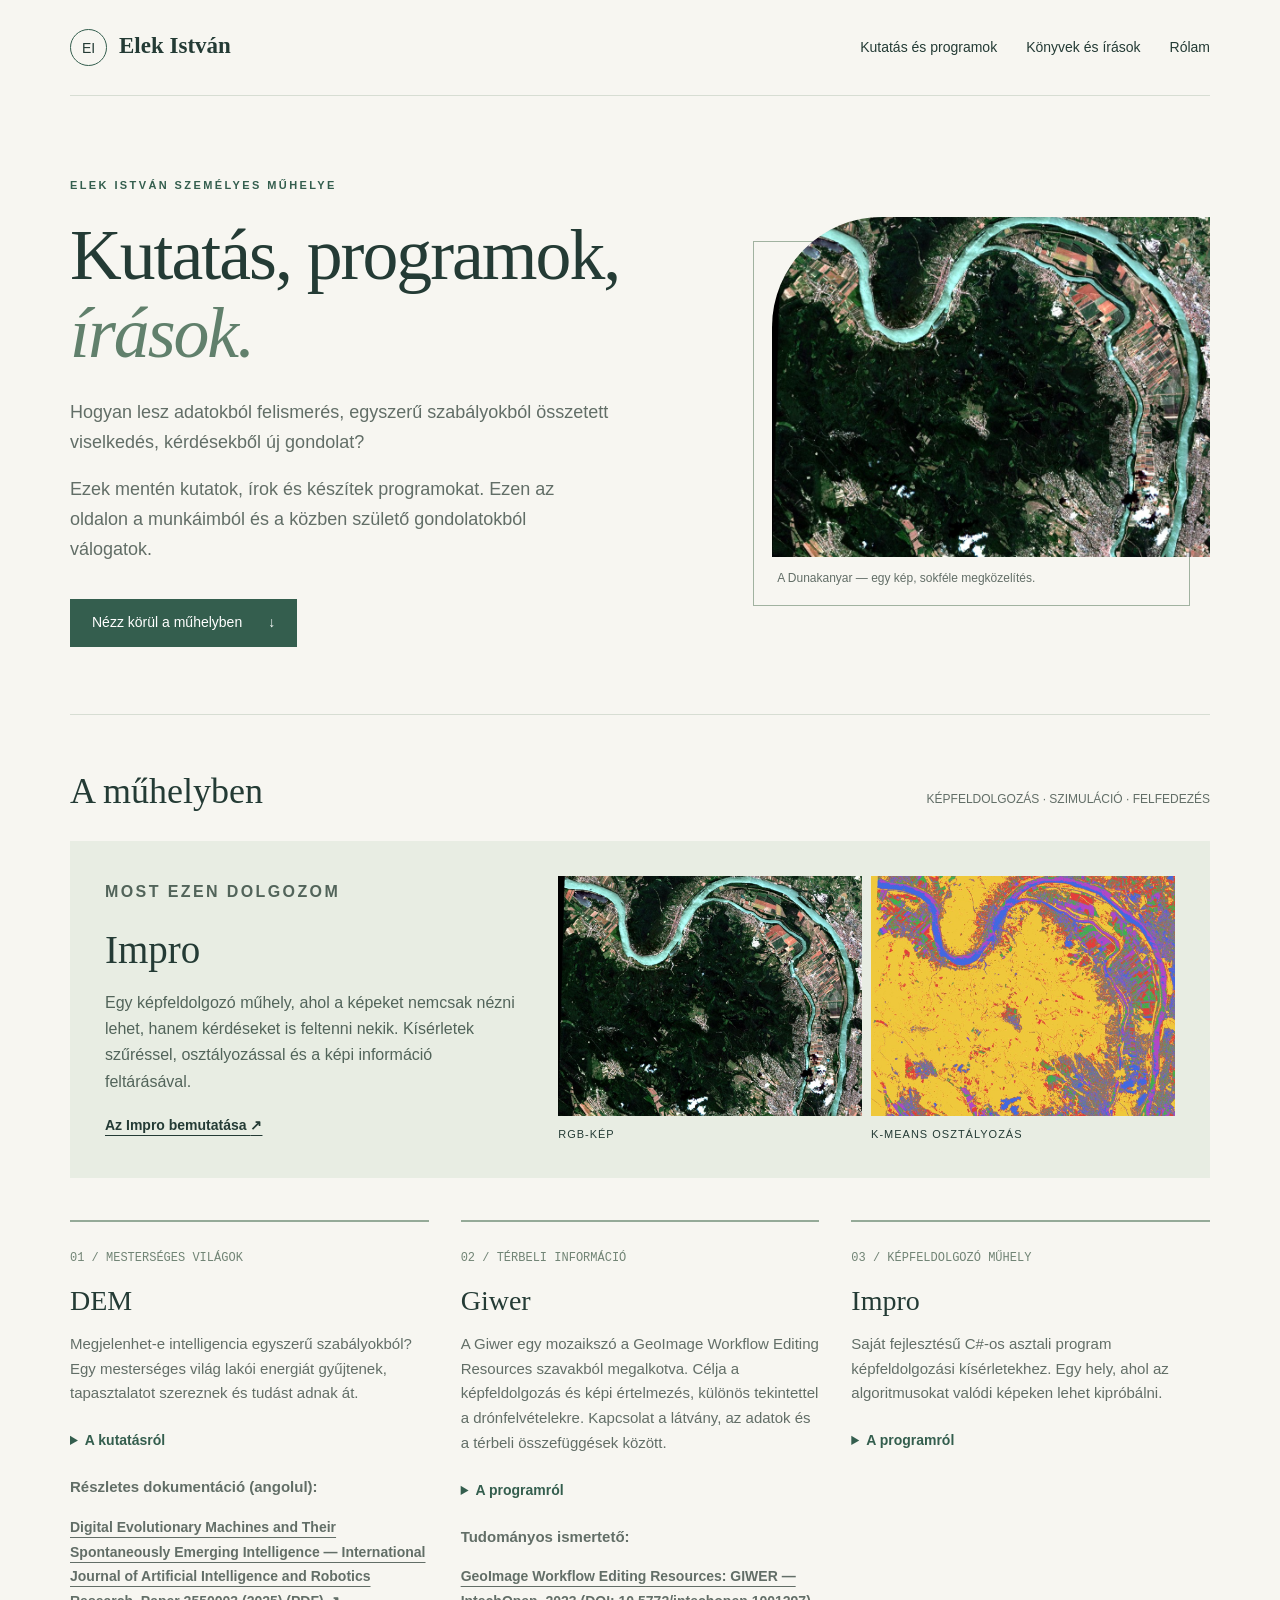
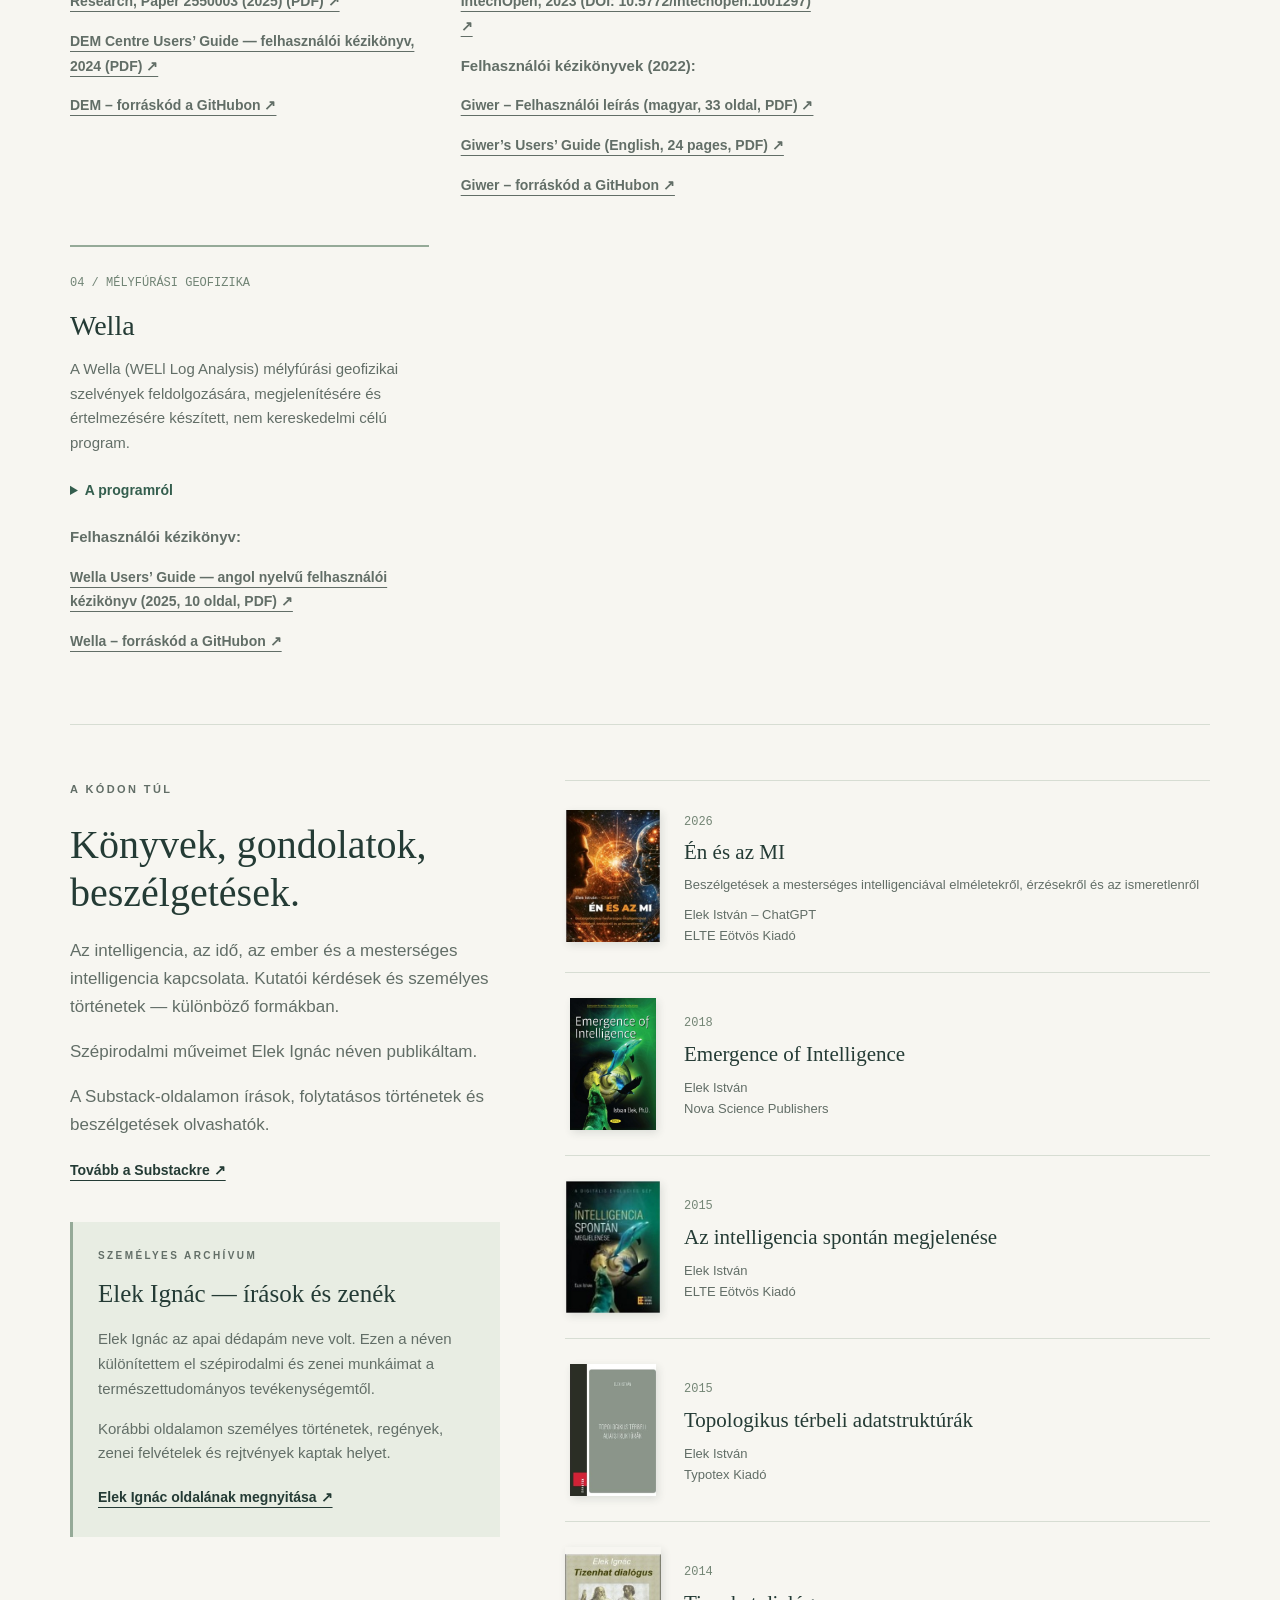
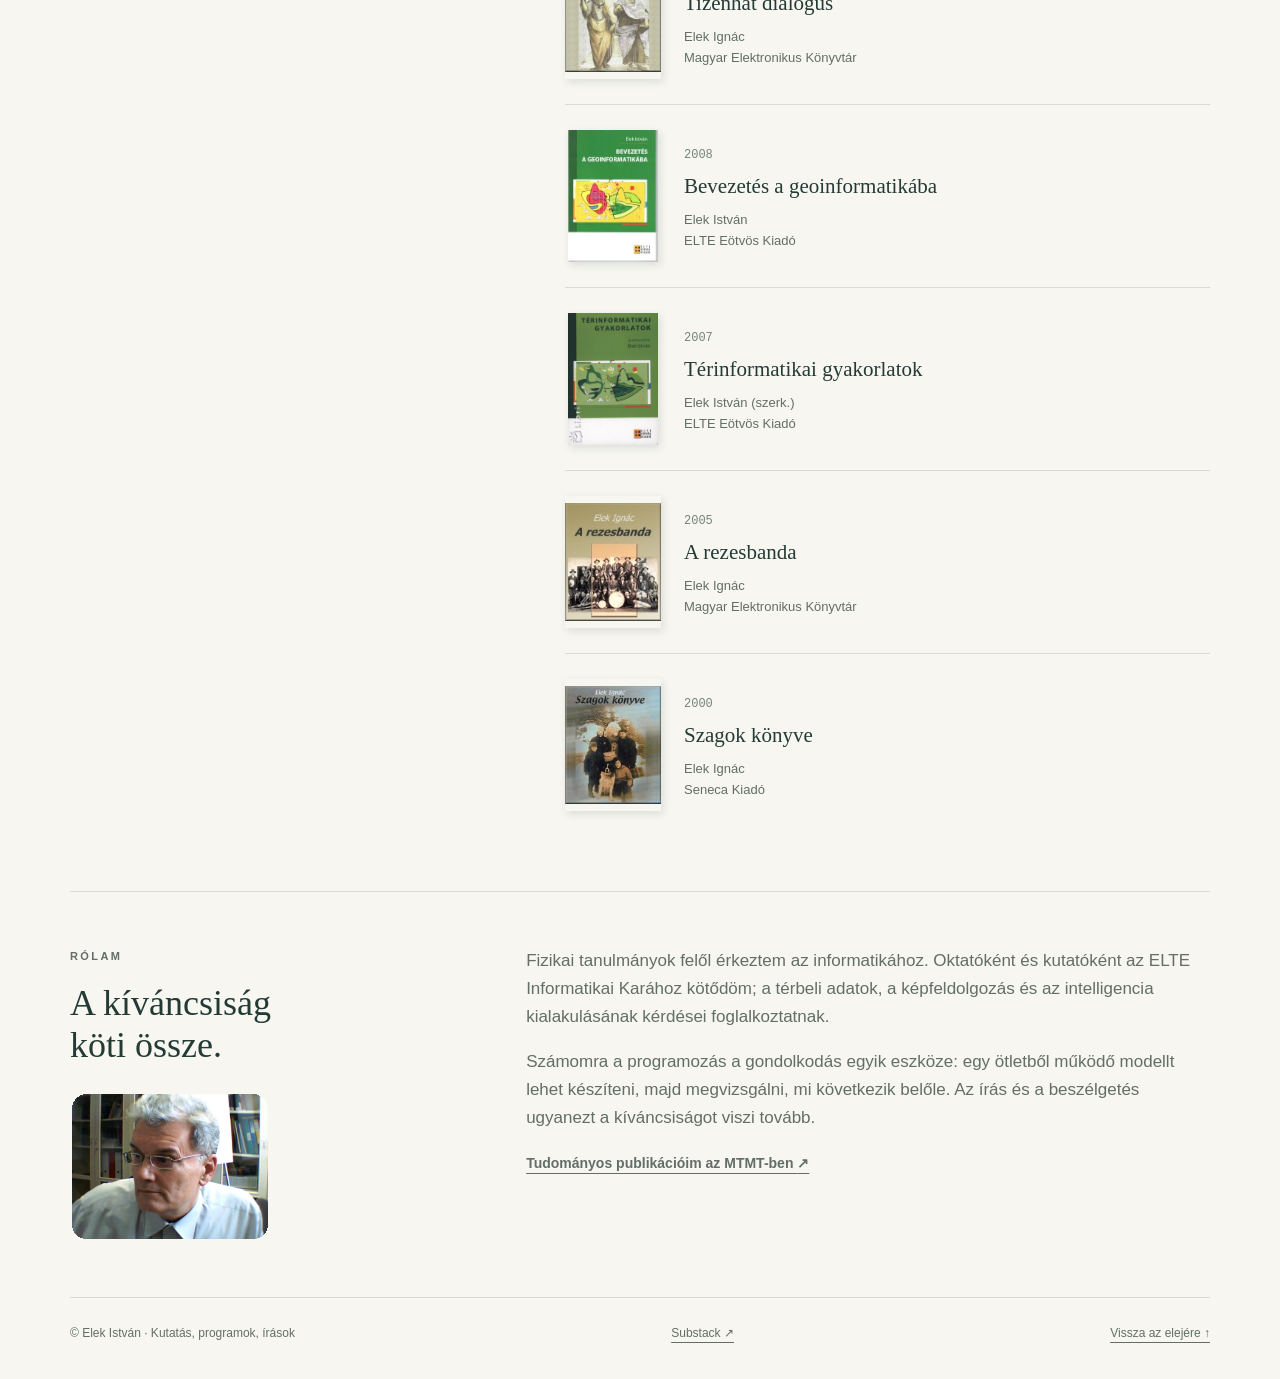
<file: index.html>
<!DOCTYPE html>

<html lang="hu"><head><meta charset="utf-8"/><meta content="width=device-width, initial-scale=1" name="viewport"/><meta content="Elek István személyes műhelye: kutatás, képfeldolgozás, programok, könyvek és beszélgetések." name="description"/><title>Elek István — Kutatás, programok, írások</title>
<link rel="stylesheet" href="css/style.css"><link href="images/favicon.png" rel="icon" type="image/png"/></head><body><a class="skip" href="#tartalom">Ugrás a tartalomhoz</a><div class="wrap">
<header><a class="brand" href="#"> <span>EI</span>Elek István</a><nav aria-label="Főmenü"><a href="#muhely">Kutatás és programok</a><a href="#irasok">Könyvek és írások</a><a href="#rolam">Rólam</a></nav></header>
<main id="tartalom"><div class="hero"><div><p class="eyebrow">Elek István személyes műhelye</p><h1>Kutatás, programok,<br/><em>írások.</em></h1><p class="intro">Hogyan lesz adatokból felismerés, egyszerű szabályokból összetett viselkedés, kérdésekből új gondolat?</p><p class="intro">Ezek mentén kutatok, írok és készítek programokat. Ezen az oldalon a munkáimból és a közben születő gondolatokból válogatok.</p><a class="button" href="#muhely">Nézz körül a műhelyben <span aria-hidden="true">↓</span></a></div><figure class="hero-figure"><img alt="A Dunakanyar színes raszterképe, erdőkkel, településekkel és a kanyargó folyóval" height="800" src="images/dunakanyar-raszter.jpg" width="979"/><figcaption>A Dunakanyar — egy kép, sokféle megközelítés.</figcaption></figure></div>
<section id="muhely"><div class="section-head"><h2>A műhelyben</h2><span>KÉPFELDOLGOZÁS · SZIMULÁCIÓ · FELFEDEZÉS</span></div><article class="featured"><div><p class="eyebrow">Most ezen dolgozom</p><h3>Impro</h3><p>Egy képfeldolgozó műhely, ahol a képeket nemcsak nézni lehet, hanem kérdéseket is feltenni nekik. Kísérletek szűréssel, osztályozással és a képi információ feltárásával.</p><a class="textlink" href="#impro">Az Impro bemutatása <span aria-hidden="true">↗</span></a></div><div class="comparison"><figure><img alt="A Dunakanyar RGB-képe az osztályozás előtt" height="800" loading="lazy" src="images/dunakanyar-rgb.jpg" width="979"/><figcaption>RGB-kép</figcaption></figure><figure><img alt="Ugyanazon terület k-means osztályozásának színezett eredménye" height="800" loading="lazy" src="images/dunakanyar-kmeans.jpg" width="979"/><figcaption>K-means osztályozás</figcaption></figure></div></article>
<div class="projects"><article class="project" id="dem"><span class="number">01 / MESTERSÉGES VILÁGOK</span><h3>DEM</h3><p>Megjelenhet-e intelligencia egyszerű szabályokból? Egy mesterséges világ lakói energiát gyűjtenek, tapasztalatot szereznek és tudást adnak át.</p><details><summary>A kutatásról</summary><p>A modell tere egy önmagába visszatérő, tórusz alakú világ. Az entitások energiaforrások és energianyelők között mozognak; emlékezetük és találkozásaik befolyásolják a viselkedésüket.</p><p>A kísérletek középpontjában az alkalmazkodás, a tudásátadás és az összetett viselkedés kialakulása áll.</p></details><div class="dem-documents"><p><strong>Részletes dokumentáció (angolul):</strong></p><p><a class="textlink" href="docs/DEM_theory.pdf" target="_blank" rel="noopener noreferrer">Digital Evolutionary Machines and Their Spontaneously Emerging Intelligence — International Journal of Artificial Intelligence and Robotics Research, Paper 2550003 (2025) (PDF) ↗</a></p><p><a class="textlink" href="docs/DEM_dcusersguide.pdf" target="_blank" rel="noopener noreferrer">DEM Centre Users’ Guide — felhasználói kézikönyv, 2024 (PDF) ↗</a></p></div><p><a class="textlink" href="https://github.com/istvan-elek/DEM" target="_blank" rel="noopener noreferrer">DEM – forráskód a GitHubon ↗</a></p></article> <article class="project" id="giwer"><span class="number">02 / TÉRBELI INFORMÁCIÓ</span><h3>Giwer</h3><p>A Giwer egy mozaikszó a GeoImage Workflow Editing Resources szavakból megalkotva. Célja a képfeldolgozás és képi értelmezés, különös tekintettel a drónfelvételekre. Kapcsolat a látvány, az adatok és a térbeli összefüggések között.</p><details><summary>A programról</summary><p>A Giwer a raszterképek feldolgozásának és értelmezésének műhelye. Négy fő komponensből áll: Catalog, DataStock, Workflow Builder és Image Mosaic. A fejlesztés során szerzett tapasztalatok az új képfeldolgozó program, az Impro tervezéséhez is kiindulópontot adnak.</p></details><div class="giwer-documents"><p><strong>Tudományos ismertető:</strong></p><p><a class="textlink" href="https://www.intechopen.com/chapters/1135801" target="_blank" rel="noopener noreferrer">GeoImage Workflow Editing Resources: GIWER — IntechOpen, 2023 (DOI: 10.5772/intechopen.1001297) ↗</a></p><p><strong>Felhasználói kézikönyvek (2022):</strong></p><p><a class="textlink" href="docs/giwer_ug_hu.pdf" target="_blank" rel="noopener noreferrer">Giwer – Felhasználói leírás (magyar, 33 oldal, PDF) ↗</a></p><p><a class="textlink" href="docs/giwer_ug_eng.pdf" target="_blank" rel="noopener noreferrer">Giwer’s Users’ Guide (English, 24 pages, PDF) ↗</a></p></div><p><a class="textlink" href="https://github.com/istvan-elek/Giwer" target="_blank" rel="noopener noreferrer">Giwer – forráskód a GitHubon ↗</a></p></article> <article class="project" id="impro"><span class="number">03 / KÉPFELDOLGOZÓ MŰHELY</span><h3>Impro</h3><p>Saját fejlesztésű C#-os asztali program képfeldolgozási kísérletekhez. Egy hely, ahol az algoritmusokat valódi képeken lehet kipróbálni.</p><details><summary>A programról</summary><p>Az Impro fejlesztés alatt álló műhelyprogram. A munka része többek között új képfeldolgozó algoritmusok kidolgozása, régebbiek probálgatása, szintetikus képek előállítása, valamint mindenféle osztályozás eredményeinek vizsgálata.</p><p>A fenti képpár ugyanannak a dunai területnek az RGB-megjelenítését és osztályozott változatát mutatja.</p><div class="impro-texture"><h4>Textúrák vizsgálata</h4><p>Az Impro fejlesztésének egyik központi témája a képi textúrák elemzése. A textúra nemcsak a képpontok intenzitását, hanem azok térbeli elrendeződését, ismétlődését és egymáshoz való viszonyát is jellemzi.</p><p>Szintetikus tesztképekkel vizsgáljuk, hogyan különíthetők el az eltérő finomságú, irányultságú és szerkezetű mintázatok. Statisztikai, Fourier-alapú és osztályozási módszerekkel kísérletezünk.</p><p>Az alábbi képpár két különböző léptékű véletlenszerű textúrát, illetve egy k-means osztályozási kísérlet eredményét mutatja. Azt vizsgáljuk, milyen többletinformációt adhat a térbeli szerkezet a képpontértékekhez képest. Az már most világos, hogy nincs univerzális textúra detektor. </p><div class="texture-examples" style="display:grid;grid-template-columns:repeat(auto-fit,minmax(min(100%,260px),1fr));gap:1rem;align-items:start"><figure style="margin:0"><img src="images/random_blobs.png" alt="Finom szemcsés és nagyobb foltokból álló fekete-fehér szintetikus textúrák" loading="lazy" style="width:100%;height:auto;display:block"/><figcaption>Szintetikus tesztkép: két eltérő léptékű textúra.</figcaption></figure><figure style="margin:0"><img src="images/randomblobskmeans.png" alt="A kétféle textúra k-means osztályozásának piros és zöld eredménye" loading="lazy" style="width:100%;height:auto;display:block"/><figcaption>K-means osztályozási kísérlet eredménye.</figcaption></figure></div>
<p>Az irányultság is fontos textúrajellemző. A következő szintetikus képen négy, eltérő irányú periodikus csíkmintázat szerepel. A k-means osztályozás ebben a kedvező példában szinte tökéletesen elkülöníti a négy területet. Ez azonban nem jelenti azt, hogy tetszőleges, összetettebb textúrákon is ilyen pontos eredményt kapunk.</p>
<div class="texture-examples" style="display:grid;grid-template-columns:repeat(auto-fit,minmax(min(100%,260px),1fr));gap:1rem;align-items:start"><figure style="margin:0"><img src="images/4boxsine.png" alt="Négy negyedre osztott szintetikus kép eltérő irányú csíkmintázatokkal" loading="lazy" style="width:100%;height:auto;display:block"/><figcaption>Négy különböző irányultságú szintetikus textúra.</figcaption></figure><figure style="margin:0"><img src="images/4boxsine_kmeans.png" alt="A négy irányultságú textúra k-means osztályozása négy színnel" loading="lazy" style="width:100%;height:auto;display:block"/><figcaption>K-means osztályozás: a négy terület jól elkülönül.</figcaption></figure></div></div></details></article>
<article class="project" id="wella"><span class="number">04 / MÉLYFÚRÁSI GEOFIZIKA</span><h3>Wella</h3><p>A Wella (WELl Log Analysis) mélyfúrási geofizikai szelvények feldolgozására, megjelenítésére és értelmezésére készített, nem kereskedelmi célú program.</p><details><summary>A programról</summary><p>Nyugdíjba vonulásom után, szakmai érdeklődésből fejlesztettem. A Wella nem kész petrofizikai értelmezési algoritmusok gyűjteménye: a felhasználó maga adhat meg számítási formulákat, amelyeket a program a mérési szelvények pontjain kiértékel, majd megjeleníti az eredményeket.</p><p>Az értelmezési műveletek pontonkéntiek; konvolúciós és ablakozási eljárások nem részei ennek a rendszernek. Az előfeldolgozásban néhány hasonló megoldás kísérleti jelleggel szerepel.</p><p>A Wella korlátozott funkcionalitású, kísérleti fejlesztés, nem kereskedelmi szoftver.</p><p>A következő képek a Wella néhány megjelenítési és elemzési lehetőségét szemléltetik.</p>
<div class="wella-examples" style="display:grid;gap:1.25rem">
<figure style="margin:0"><img src="images/startscreen.png" alt="A Wella induló képernyője: bal oldalon a kút leíró adatai, jobb oldalon a karotázsszelvények táblázatos mérési adatai" loading="lazy" width="795" height="477" style="display:block;width:100%;height:auto"/><figcaption>Induló képernyő: kútadatok és karotázsszelvények táblázatos adatai.</figcaption></figure>
<figure style="margin:0"><img src="images/logdisplay.png" alt="Öt karotázsszelvény grafikus megjelenítése a mélység függvényében" loading="lazy" width="1145" height="994" style="display:block;width:100%;height:auto"/><figcaption>Log display: a karotázsszelvények mélység szerinti grafikus ábrázolása.</figcaption></figure>
<figure style="margin:0"><img src="images/crossplot_logs.png" alt="CN–DEN cross-plot kijelölt piros pontokkal, mellettük a kijelöléshez tartozó pontok megjelenítése a két karotázsszelvényen" loading="lazy" width="1326" height="501" style="display:block;width:100%;height:auto"/><figcaption>CN–DEN cross-plot: a kijelölt pontok a megfelelő mélységeknél a szelvényeken is megjelennek.</figcaption></figure>
</div></details><div class="wella-documents"><p><strong>Felhasználói kézikönyv:</strong></p><p><a class="textlink" href="docs/wella_users_guide.pdf" target="_blank" rel="noopener noreferrer">Wella Users’ Guide — angol nyelvű felhasználói kézikönyv (2025, 10 oldal, PDF) ↗</a></p></div><p><a class="textlink" href="https://github.com/istvan-elek/Wella" target="_blank" rel="noopener noreferrer">Wella – forráskód a GitHubon ↗</a></p></div></section>
<section class="writing" id="irasok"><div><p class="eyebrow">A kódon túl</p><h2>Könyvek, gondolatok,<br/>beszélgetések.</h2><p>Az intelligencia, az idő, az ember és a mesterséges intelligencia kapcsolata. Kutatói kérdések és személyes történetek — különböző formákban.</p><p>Szépirodalmi műveimet Elek Ignác néven publikáltam.</p><p>A Substack-oldalamon írások, folytatásos történetek és beszélgetések olvashatók.</p><a class="textlink" href="https://elekistvan.substack.com/p/elek-istvan-substack-oldala-es-muhelye" rel="noopener noreferrer" target="_blank">Tovább a Substackre ↗</a><aside aria-labelledby="ignac-title" class="literary-archive"><p class="eyebrow">Személyes archívum</p><h3 id="ignac-title">Elek Ignác — írások és zenék</h3><p>Elek Ignác az apai dédapám neve volt. Ezen a néven különítettem el szépirodalmi és zenei munkáimat a természettudományos tevékenységemtől.</p><p>Korábbi oldalamon személyes történetek, regények, zenei felvételek és rejtvények kaptak helyet.</p><a class="textlink" href="elek-ignac.html" rel="noopener noreferrer" target="_blank">Elek Ignác oldalának megnyitása ↗</a></aside></div><div><article class="book"><div class="cover"><a href="https://eltebook.hu/elek-istvan-en-es-az-mi" rel="noopener noreferrer" target="_blank"><img alt="Én és az MI — borító" loading="lazy" src="images/en-es-az-mi.jpg"/></a></div><div><time>2026</time><h3><a href="https://eltebook.hu/elek-istvan-en-es-az-mi" rel="noopener noreferrer" target="_blank">Én és az MI</a></h3><p class="subtitle">Beszélgetések a mesterséges intelligenciával elméletekről, érzésekről és az ismeretlenről</p><p>Elek István – ChatGPT<br/>ELTE Eötvös Kiadó</p></div></article><article class="book"><div class="cover"><a href="https://novapublishers.com/shop/emergence-of-intelligence/" rel="noopener noreferrer" target="_blank"><img alt="Emergence of Intelligence — borító" loading="lazy" src="images/emergence-of-intelligence.jpg"/></a></div><div><time>2018</time><h3><a href="https://novapublishers.com/shop/emergence-of-intelligence/" rel="noopener noreferrer" target="_blank">Emergence of Intelligence</a></h3><p>Elek István<br/>Nova Science Publishers</p></div></article><article class="book"><div class="cover"><a href="https://eltebook.hu/elek-istvan-az-intelligencia-spontan-megjelenese-1585" rel="noopener noreferrer" target="_blank"><img alt="Az intelligencia spontán megjelenése — borító" loading="lazy" src="images/intelligencia-spontan-megjelenese.jpg"/></a></div><div><time>2015</time><h3><a href="https://eltebook.hu/elek-istvan-az-intelligencia-spontan-megjelenese-1585" rel="noopener noreferrer" target="_blank">Az intelligencia spontán megjelenése</a></h3><p>Elek István<br/>ELTE Eötvös Kiadó</p></div></article><article class="book"><div class="cover"><a href="https://typotex.hu/konyvek/elek-istvan-topologikus-terbeli-adatstrukturak/" rel="noopener noreferrer" target="_blank"><img alt="Topologikus térbeli adatstruktúrák — borító" loading="lazy" src="images/topologikus-terbeli-adatstrukturak.jpg"/></a></div><div><time>2015</time><h3><a href="https://typotex.hu/konyvek/elek-istvan-topologikus-terbeli-adatstrukturak/" rel="noopener noreferrer" target="_blank">Topologikus térbeli adatstruktúrák</a></h3><p>Elek István<br/>Typotex Kiadó</p></div></article><article class="book"><div class="cover"><a href="https://mek.oszk.hu/13000/13008/" rel="noopener noreferrer" target="_blank"><img alt="Tizenhat dialógus — borító" loading="lazy" src="images/16dialogusborito.jpg"/></a></div><div><time>2014</time><h3><a href="https://mek.oszk.hu/13000/13008/" rel="noopener noreferrer" target="_blank">Tizenhat dialógus</a></h3><p>Elek Ignác<br/>Magyar Elektronikus Könyvtár</p></div></article><article class="book"><div class="cover"><a href="https://eltebook.hu/elek-istvan-bevezetes-a-geoinformatikaba-757" rel="noopener noreferrer" target="_blank"><img alt="Bevezetés a geoinformatikába — borító" loading="lazy" src="images/bevezetes-a-geoinformatikaba.jpg"/></a></div><div><time>2008</time><h3><a href="https://eltebook.hu/elek-istvan-bevezetes-a-geoinformatikaba-757" rel="noopener noreferrer" target="_blank">Bevezetés a geoinformatikába</a></h3><p>Elek István<br/>ELTE Eötvös Kiadó</p></div></article><article class="book"><div class="cover"><a href="https://eltebook.hu/elek-istvan-szerk-terinformatikai-gyakorlatok-342?keyword=elek%20istv%C3%A1n" rel="noopener noreferrer" target="_blank"><img alt="Térinformatikai gyakorlatok — borító" loading="lazy" src="images/terinformatikai-gyakorlatok.png"/></a></div><div><time>2007</time><h3><a href="https://eltebook.hu/elek-istvan-szerk-terinformatikai-gyakorlatok-342?keyword=elek%20istv%C3%A1n" rel="noopener noreferrer" target="_blank">Térinformatikai gyakorlatok</a></h3><p>Elek István (szerk.)<br/>ELTE Eötvös Kiadó</p></div></article><article class="book"><div class="cover"><a href="https://mek.oszk.hu/02400/02414/" rel="noopener noreferrer" target="_blank"><img alt="A rezesbanda — borító" loading="lazy" src="images/rezesbanda.jpg"/></a></div><div><time>2005</time><h3><a href="https://mek.oszk.hu/02400/02414/" rel="noopener noreferrer" target="_blank">A rezesbanda</a></h3><p>Elek Ignác<br/>Magyar Elektronikus Könyvtár</p></div></article><article class="book"><div class="cover"><a href="https://vmek.oszk.hu/02400/02415/index.phtml" rel="noopener noreferrer" target="_blank"><img alt="Szagok könyve — borító" loading="lazy" src="images/szagok-konyve.jpg"/></a></div><div><time>2000</time><h3><a href="https://vmek.oszk.hu/02400/02415/index.phtml" rel="noopener noreferrer" target="_blank">Szagok könyve</a></h3><p>Elek Ignác<br/>Seneca Kiadó</p></div></article></div></section>
<section class="about" id="rolam"><div><p class="eyebrow">Rólam</p><h2>A kíváncsiság<br/>köti össze.</h2><img alt="Elek István portréja" class="portrait" height="150" loading="lazy" src="images/elek-istvan-portre.png" width="200"/></div><div><p>Fizikai tanulmányok felől érkeztem az informatikához. Oktatóként és kutatóként az ELTE Informatikai Karához kötődöm; a térbeli adatok, a képfeldolgozás és az intelligencia kialakulásának kérdései foglalkoztatnak.</p><p>Számomra a programozás a gondolkodás egyik eszköze: egy ötletből működő modellt lehet készíteni, majd megvizsgálni, mi következik belőle. Az írás és a beszélgetés ugyanezt a kíváncsiságot viszi tovább.</p><p><a class="textlink" href="https://m2.mtmt.hu/gui2/?type=authors&amp;mode=browse&amp;sel=authors10000729" target="_blank" rel="noopener noreferrer">Tudományos publikációim az MTMT-ben <span aria-hidden="true">↗</span></a></p></div></section></main><footer><span>© Elek István · Kutatás, programok, írások</span><a href="https://elekistvan.substack.com/p/elek-istvan-substack-oldala-es-muhelye" rel="noopener noreferrer" target="_blank">Substack ↗</a><a href="#">Vissza az elejére ↑</a></footer></div></body></html>
</file>
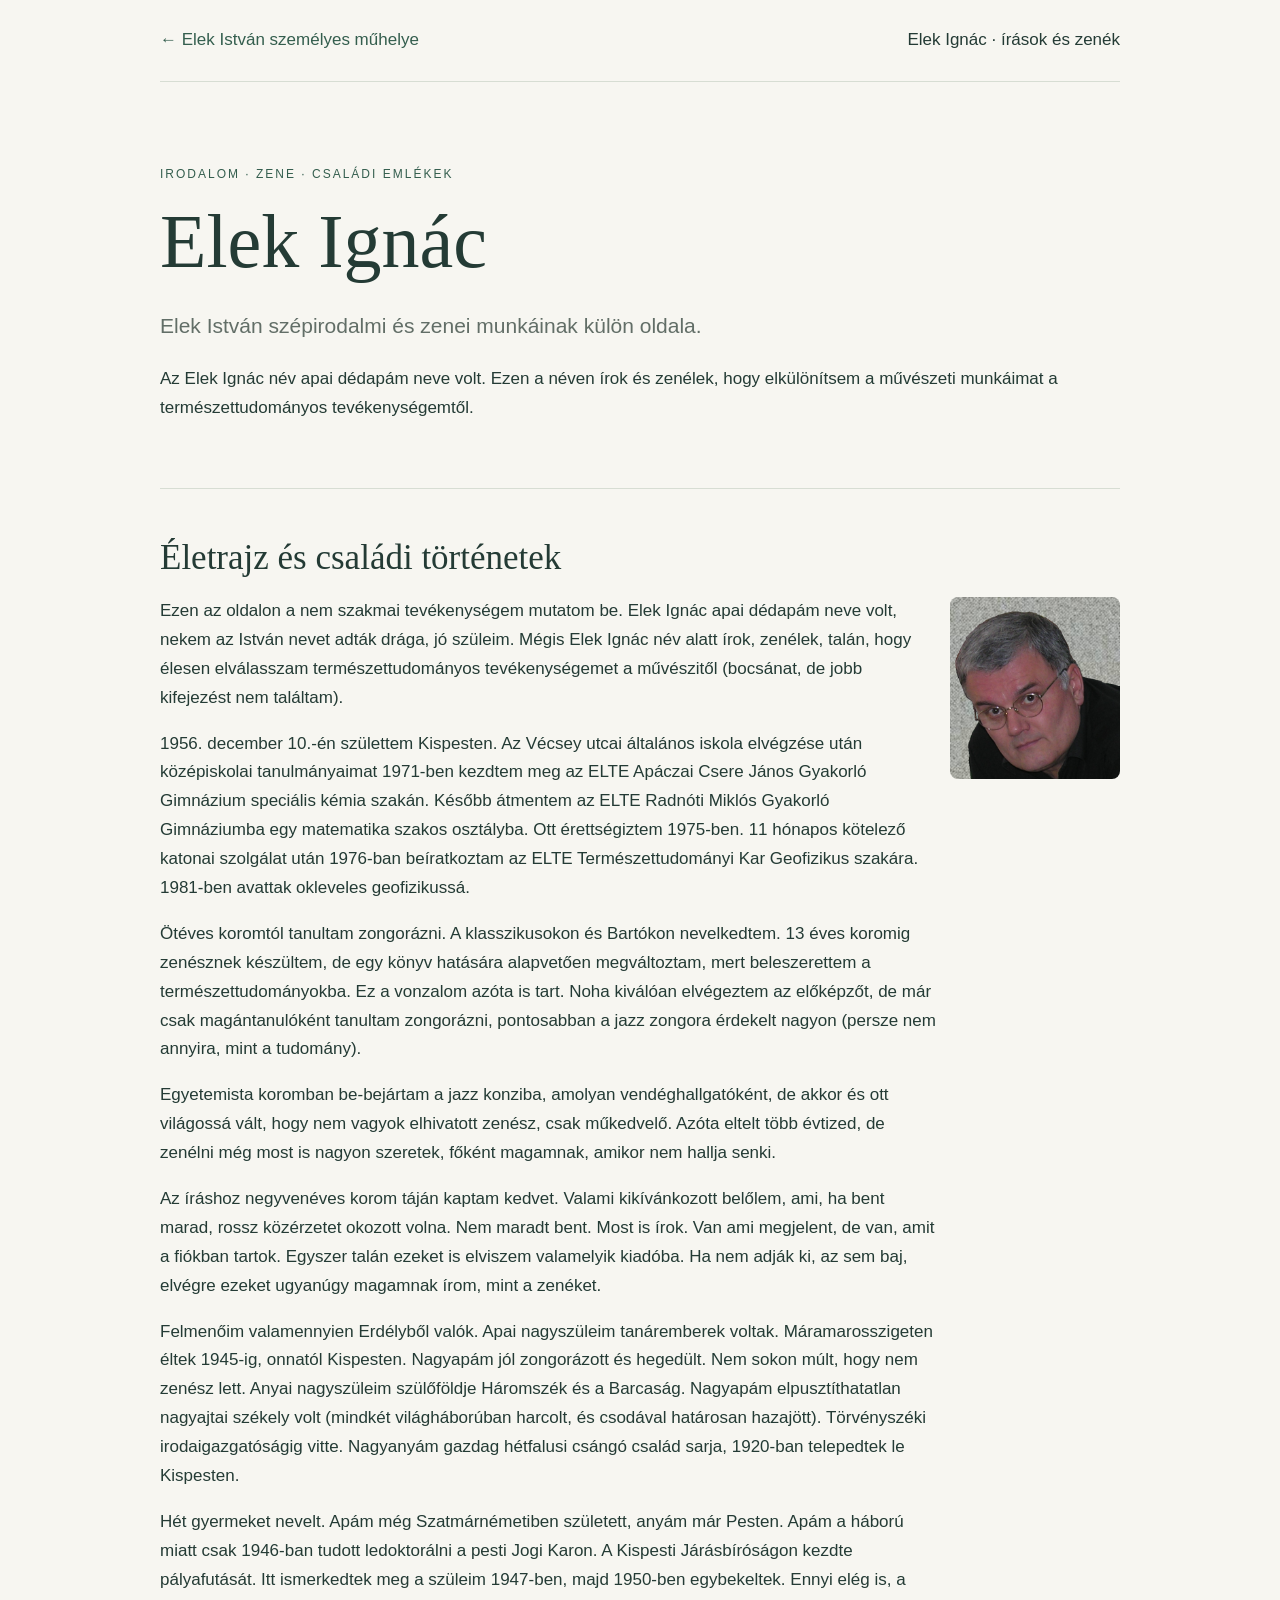
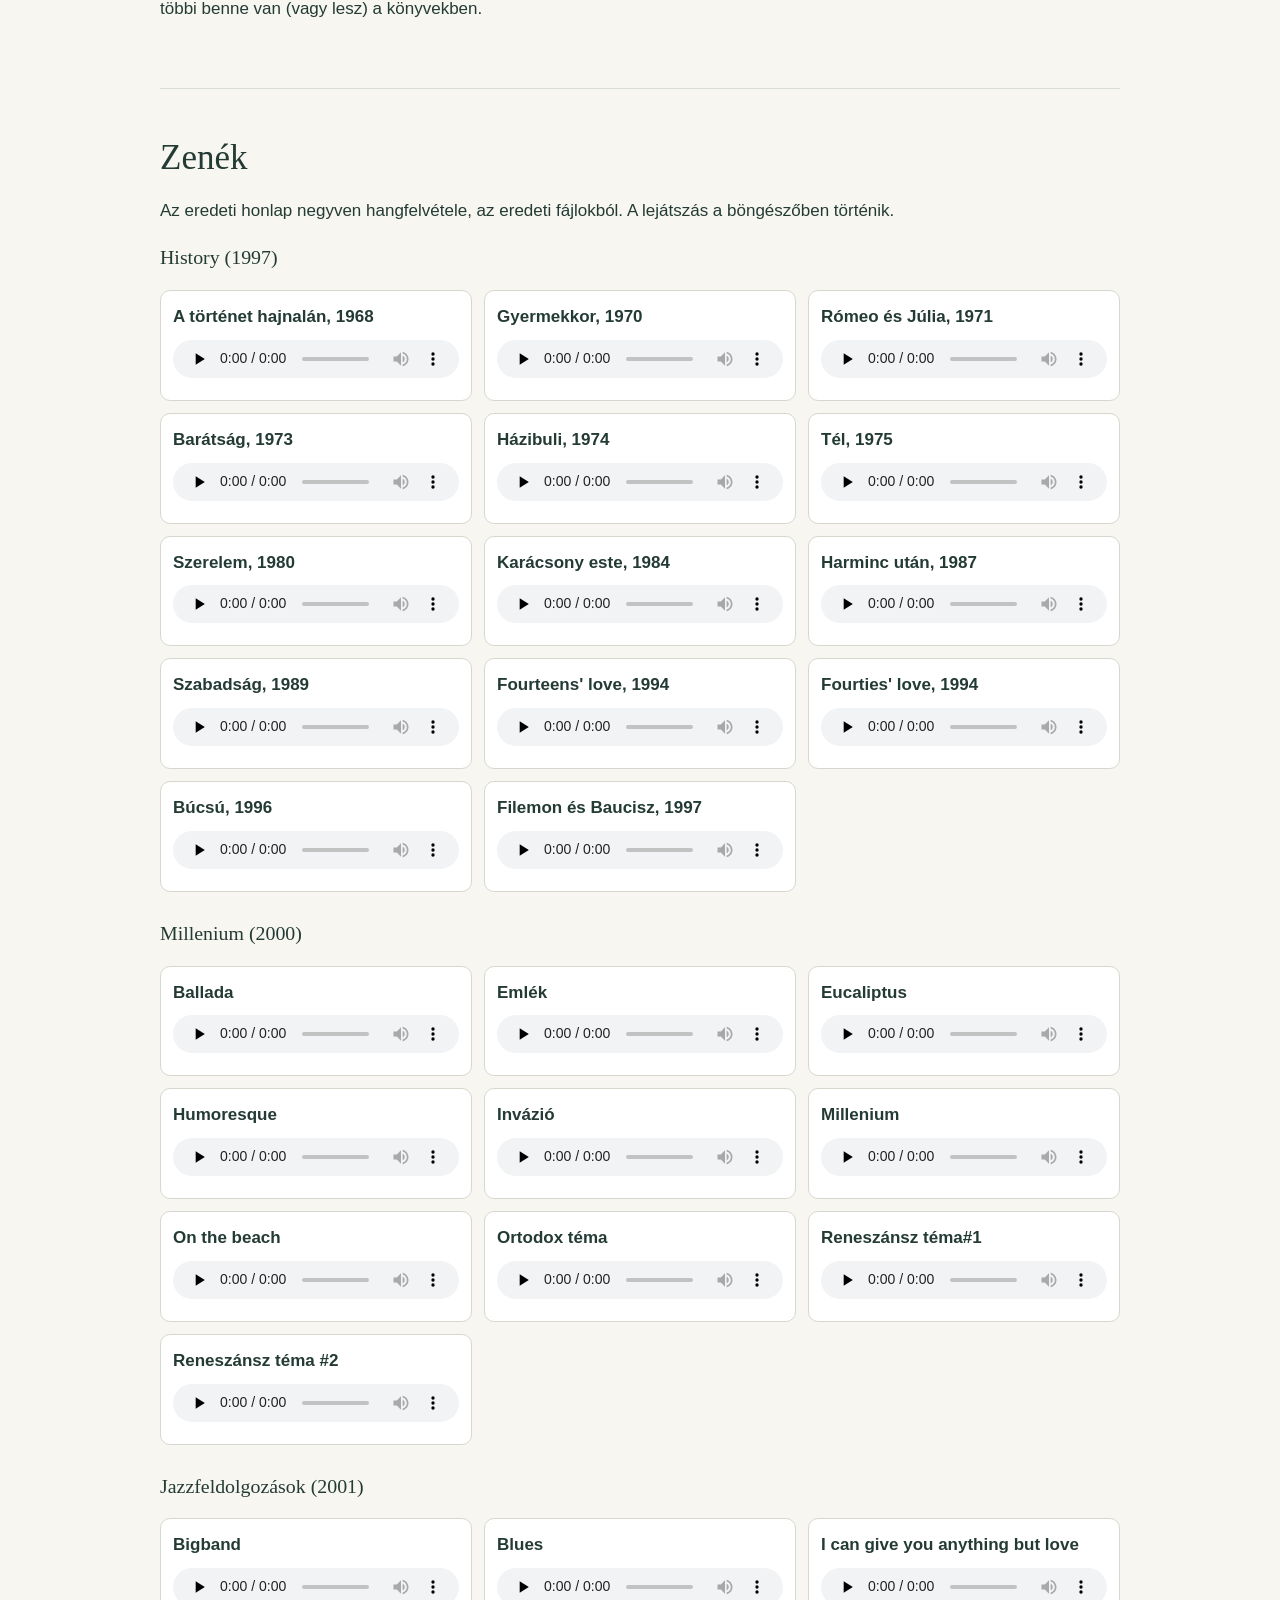
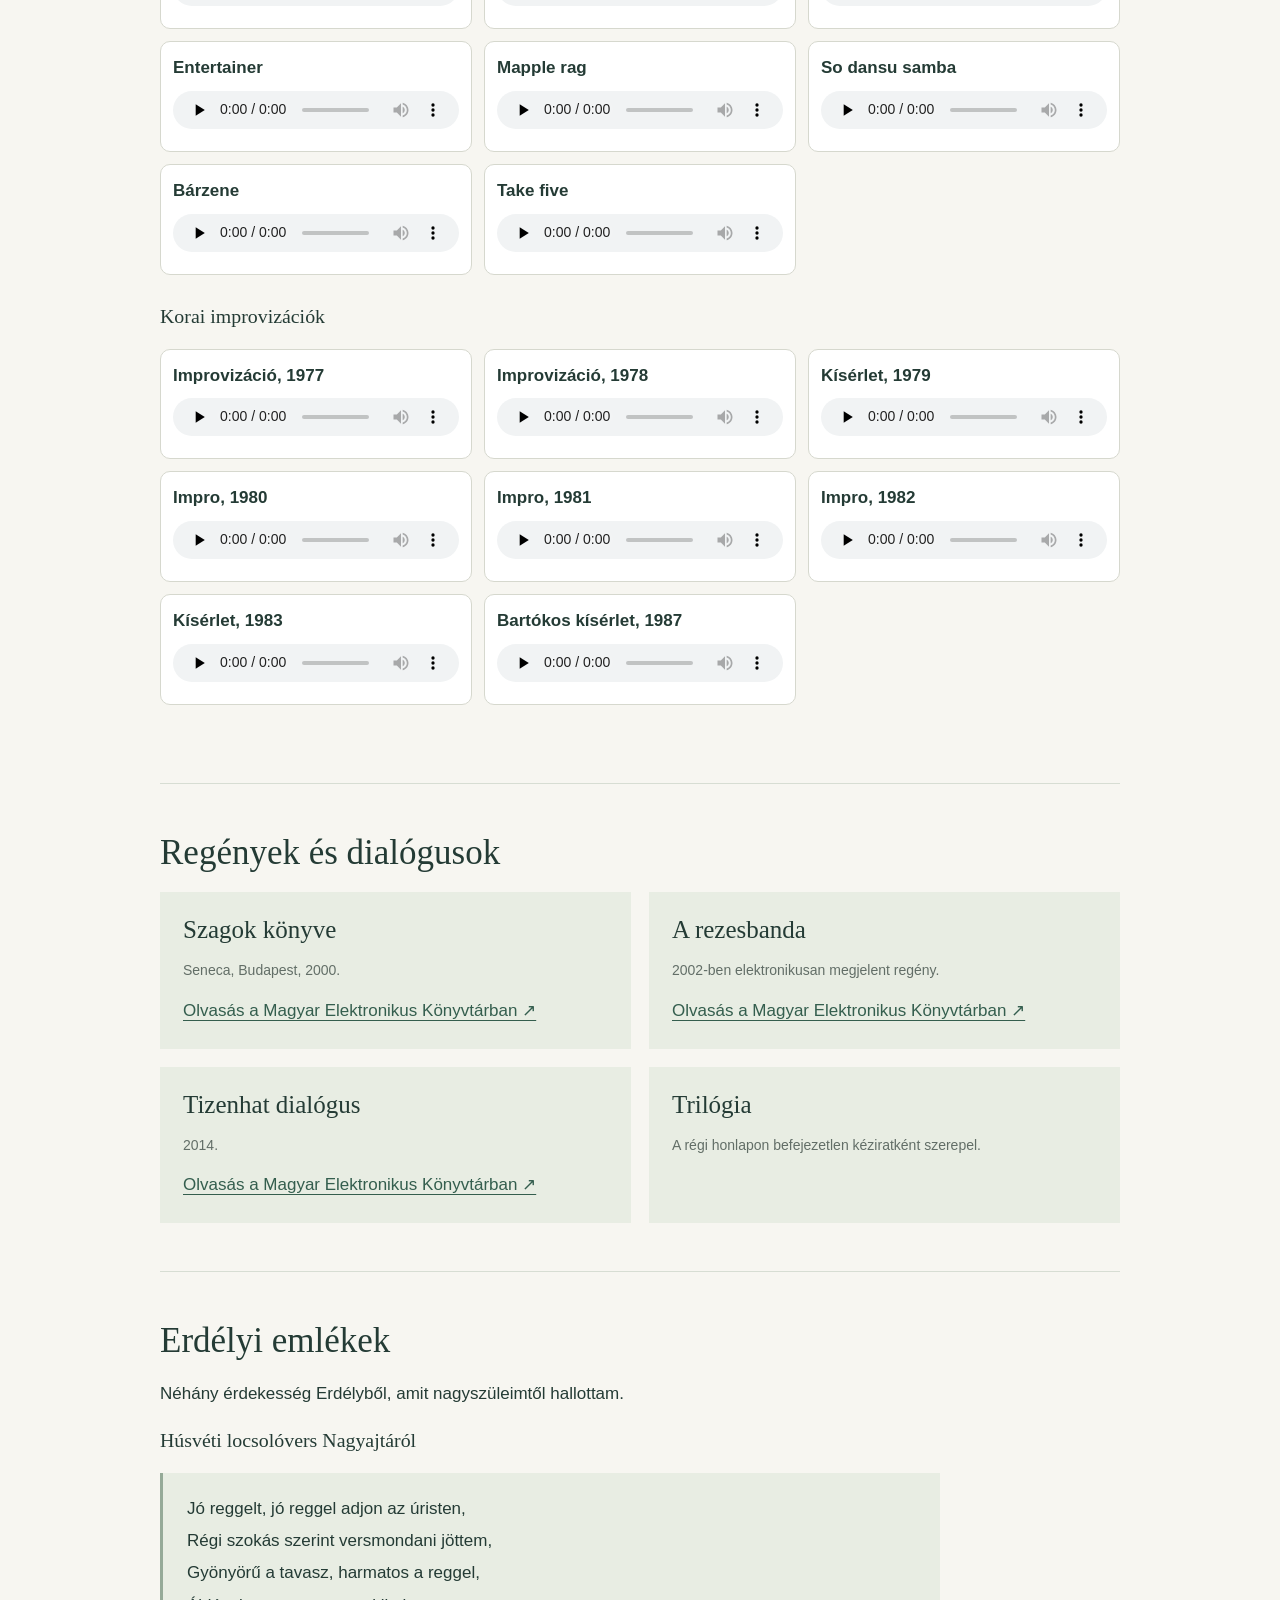
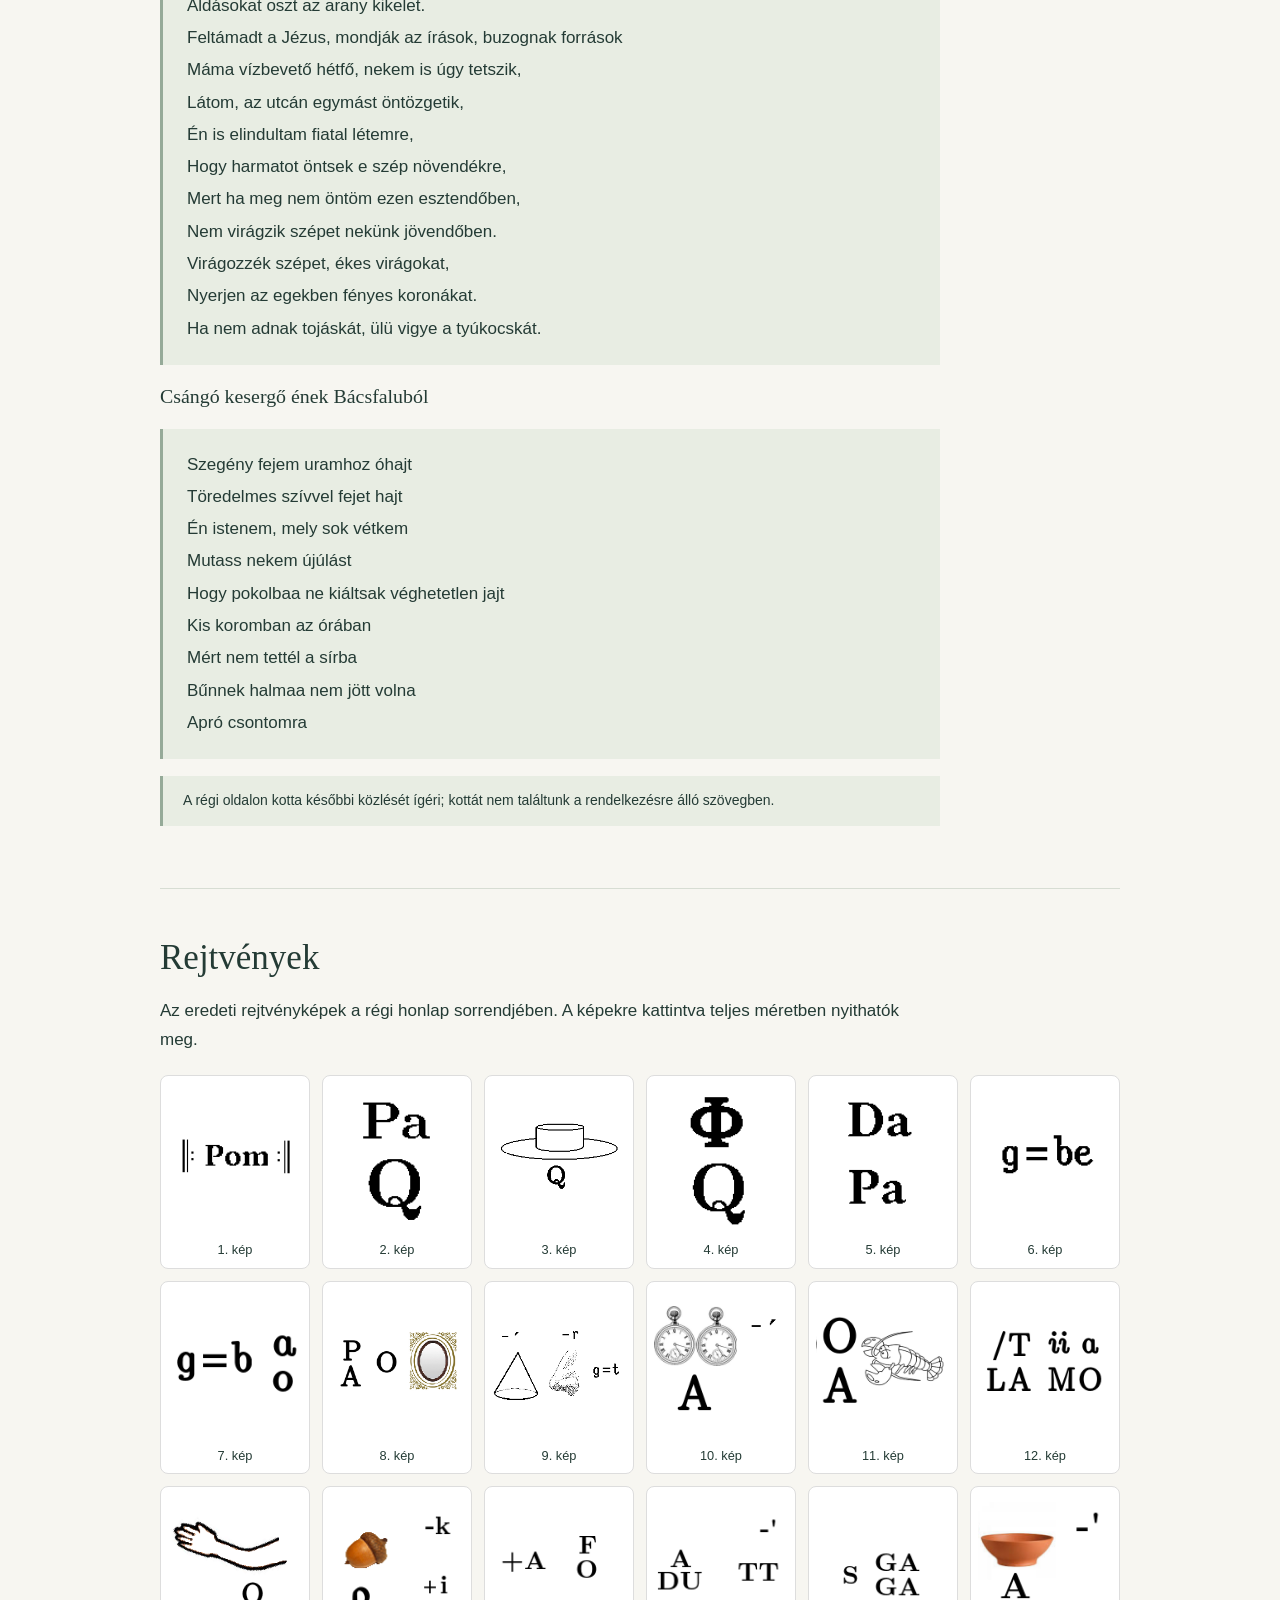
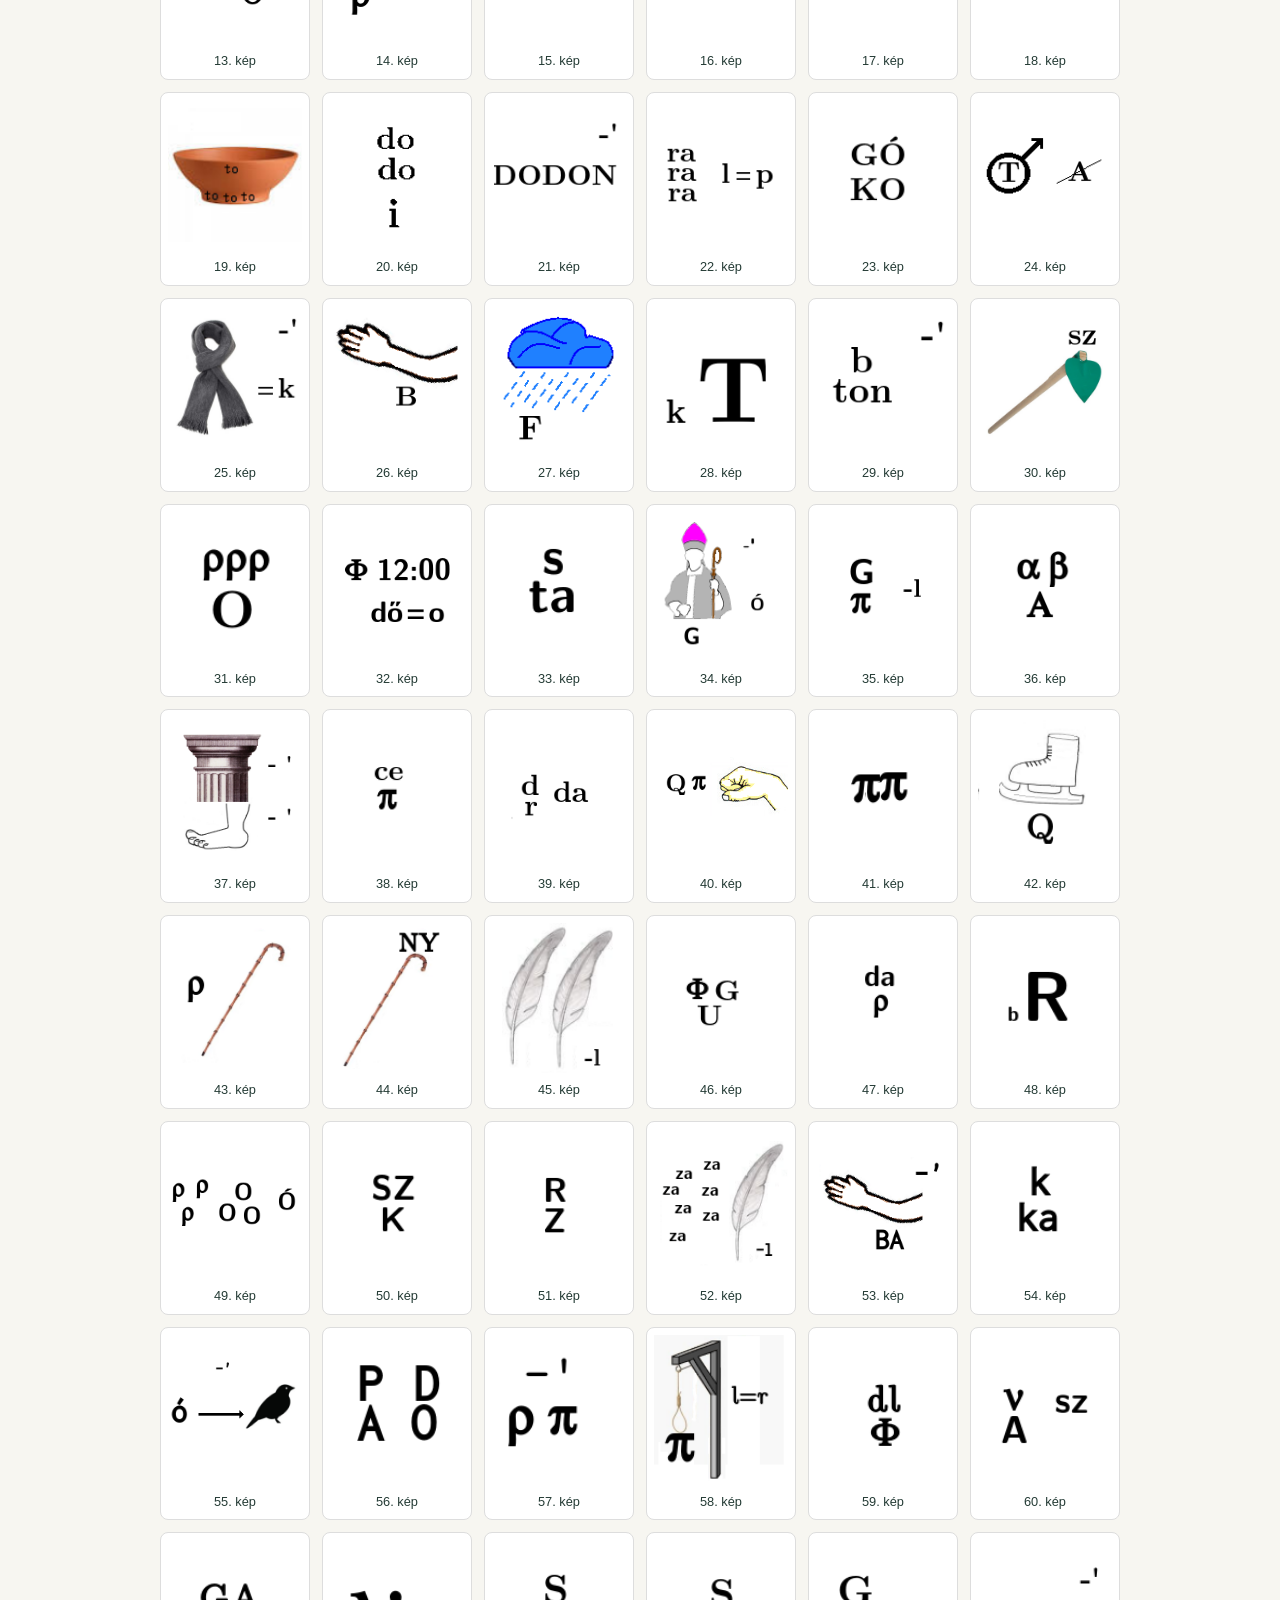
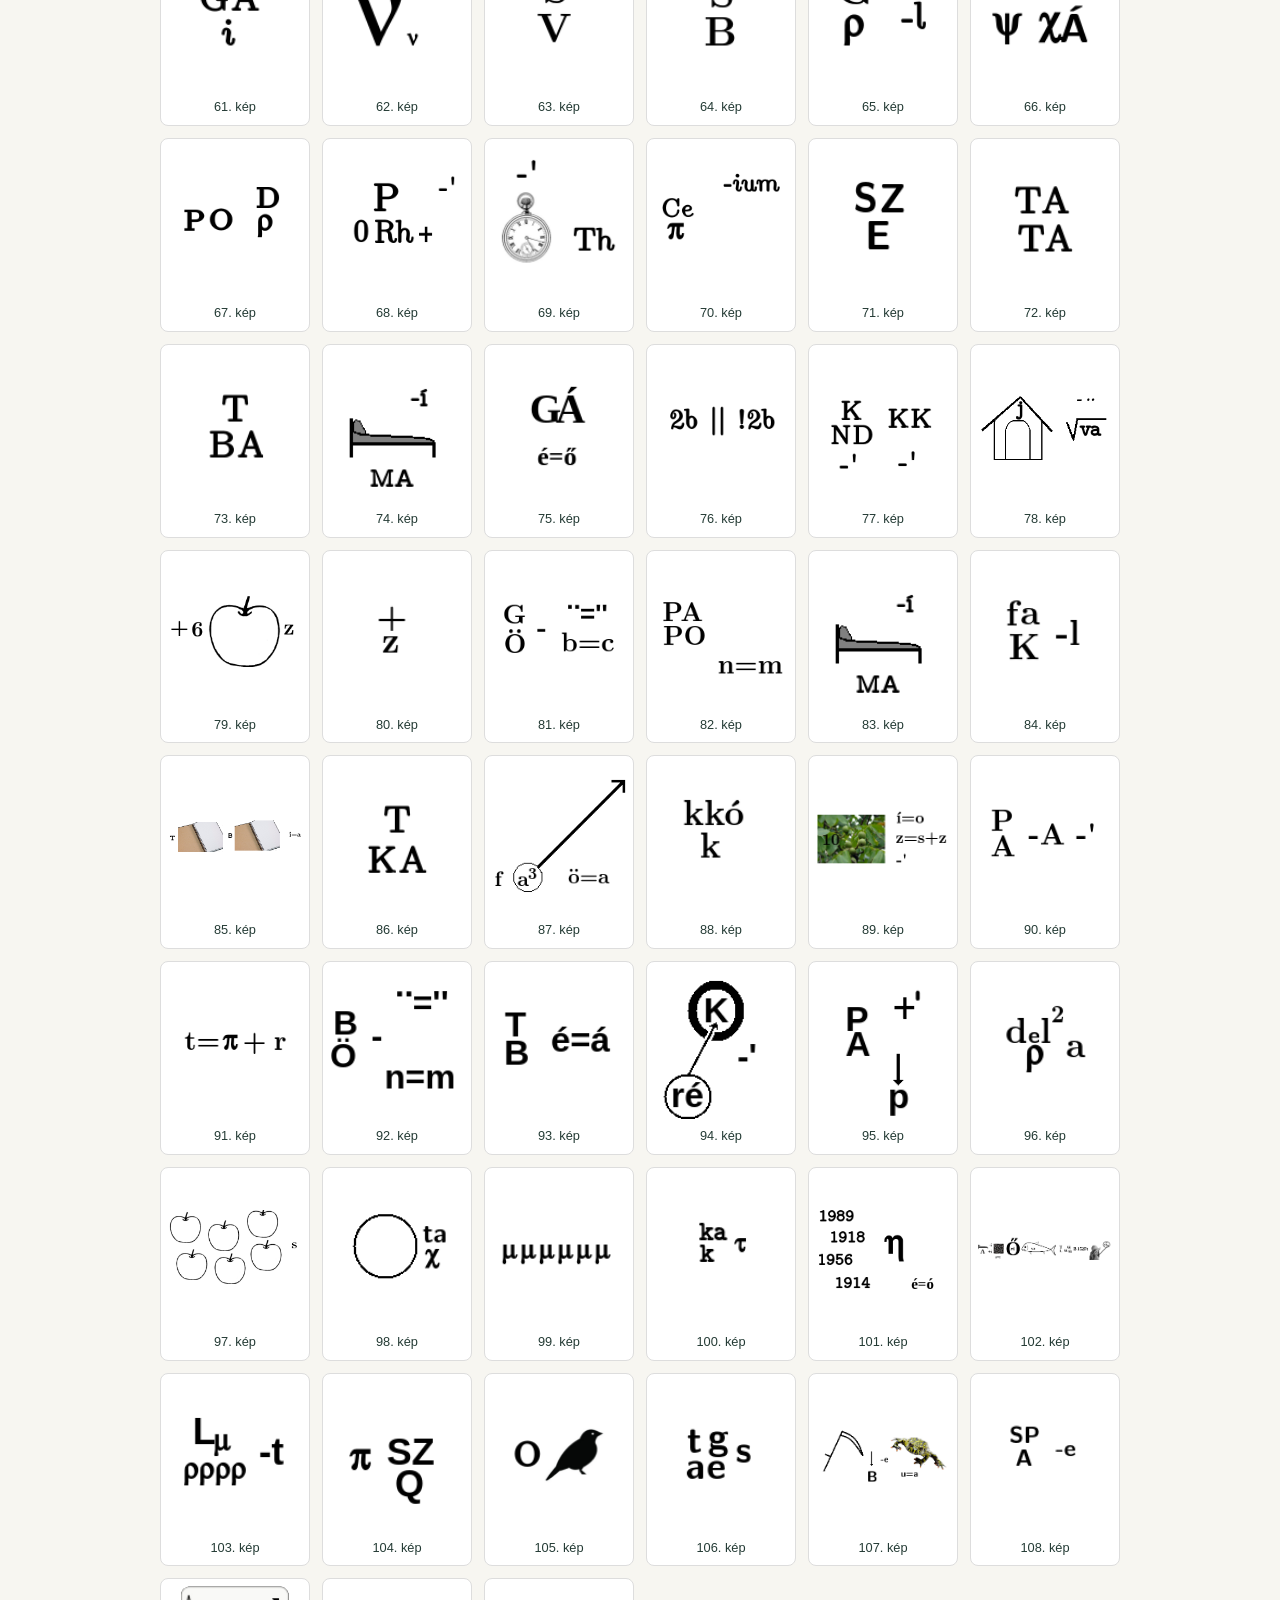
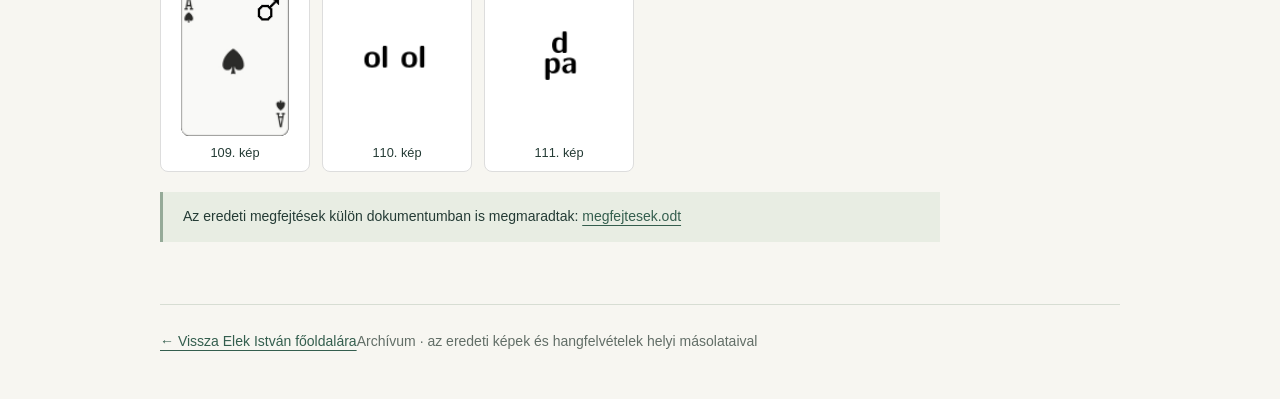
<file: elek-ignac.html>
<!DOCTYPE html>

<html lang="hu"><head><meta charset="utf-8"/><meta content="width=device-width,initial-scale=1" name="viewport"/><meta content="Elek Ignác írásai, zenéi és családi emlékei" name="description"/><title>Elek Ignác — Írások és zenék</title><link href="css/elek-ignac.css" rel="stylesheet"/></head><body><div class="wrap"><header><a href="index.html">← Elek István személyes műhelye</a><span>Elek Ignác · írások és zenék</span></header><main><div class="hero"><p class="eyebrow">Irodalom · Zene · Családi emlékek</p><h1>Elek Ignác</h1><p class="lead">Elek István szépirodalmi és zenei munkáinak külön oldala.</p><p>Az Elek Ignác név apai dédapám neve volt. Ezen a néven írok és zenélek, hogy elkülönítsem a művészeti munkáimat a természettudományos tevékenységemtől.</p></div>
<section id="eletrajz"><h2>Életrajz és családi történetek</h2><figure class="archive-portrait"><img alt="Elek Ignác archív portréja" src="archive-images/elek1.png"/></figure><p>Ezen az oldalon a nem szakmai tevékenységem mutatom be. Elek Ignác apai dédapám neve volt, nekem az István nevet adták drága, jó szüleim. Mégis Elek Ignác név alatt írok, zenélek, talán, hogy élesen elválasszam természettudományos tevékenységemet a művészitől (bocsánat, de jobb kifejezést nem találtam).</p><p>1956. december 10.-én születtem Kispesten. Az Vécsey utcai általános iskola elvégzése után középiskolai tanulmányaimat 1971-ben kezdtem meg az ELTE Apáczai Csere János Gyakorló Gimnázium speciális kémia szakán. Később átmentem az ELTE Radnóti Miklós Gyakorló Gimnáziumba egy matematika szakos osztályba. Ott érettségiztem 1975-ben. 11 hónapos kötelező katonai szolgálat után 1976-ban beíratkoztam az ELTE Természettudományi Kar Geofizikus szakára. 1981-ben avattak okleveles geofizikussá.</p><p>Ötéves koromtól tanultam zongorázni. A klasszikusokon és Bartókon nevelkedtem. 13 éves koromig zenésznek készültem, de egy könyv hatására alapvetően megváltoztam, mert beleszerettem a természettudományokba. Ez a vonzalom azóta is tart. Noha kiválóan elvégeztem az előképzőt, de már csak magántanulóként tanultam zongorázni, pontosabban a jazz zongora érdekelt nagyon (persze nem annyira, mint a tudomány).</p><p>Egyetemista koromban be-bejártam a jazz konziba, amolyan vendéghallgatóként, de akkor és ott világossá vált, hogy nem vagyok elhivatott zenész, csak műkedvelő. Azóta eltelt több évtized, de zenélni még most is nagyon szeretek, főként magamnak, amikor nem hallja senki.</p><p>Az íráshoz negyvenéves korom táján kaptam kedvet. Valami kikívánkozott belőlem, ami, ha bent marad, rossz közérzetet okozott volna. Nem maradt bent. Most is írok. Van ami megjelent, de van, amit a fiókban tartok. Egyszer talán ezeket is elviszem valamelyik kiadóba. Ha nem adják ki, az sem baj, elvégre ezeket ugyanúgy magamnak írom, mint a zenéket.</p><p>Felmenőim valamennyien Erdélyből valók. Apai nagyszüleim tanáremberek voltak. Máramarosszigeten éltek 1945-ig, onnatól Kispesten. Nagyapám jól zongorázott és hegedült. Nem sokon múlt, hogy nem zenész lett. Anyai nagyszüleim szülőföldje Háromszék és a Barcaság. Nagyapám elpusztíthatatlan nagyajtai székely volt (mindkét világháborúban harcolt, és csodával határosan hazajött). Törvényszéki irodaigazgatóságig vitte. Nagyanyám gazdag hétfalusi csángó család sarja, 1920-ban telepedtek le Kispesten.</p><p>Hét gyermeket nevelt. Apám még Szatmárnémetiben született, anyám már Pesten. Apám a háború miatt csak 1946-ban tudott ledoktorálni a pesti Jogi Karon. A Kispesti Járásbíróságon kezdte pályafutását. Itt ismerkedtek meg a szüleim 1947-ben, majd 1950-ben egybekeltek. Ennyi elég is, a többi benne van (vagy lesz) a könyvekben.</p></section>
<section id="zenek"><h2>Zenék</h2><p>Az eredeti honlap negyven hangfelvétele, az eredeti fájlokból. A lejátszás a böngészőben történik.</p><h3>History (1997)</h3><div class="music-list"><div class="music-item"><div class="music-title">A történet hajnalán, 1968</div><audio aria-label="A történet hajnalán, 1968" controls="True" preload="none" src="media/H01.A_tortenet_hajnalan_1968.mp3"></audio></div><div class="music-item"><div class="music-title">Gyermekkor, 1970</div><audio aria-label="Gyermekkor, 1970" controls="True" preload="none" src="media/H02.Gyermekkor_1970.mp3"></audio></div><div class="music-item"><div class="music-title">Rómeo és Júlia, 1971</div><audio aria-label="Rómeo és Júlia, 1971" controls="True" preload="none" src="media/H03.Romeo_es_Julia_1971.mp3"></audio></div><div class="music-item"><div class="music-title">Barátság, 1973</div><audio aria-label="Barátság, 1973" controls="True" preload="none" src="media/H04.Baratsag_1973.mp3"></audio></div><div class="music-item"><div class="music-title">Házibuli, 1974</div><audio aria-label="Házibuli, 1974" controls="True" preload="none" src="media/H05.Hazibuli_1974.mp3"></audio></div><div class="music-item"><div class="music-title">Tél,
1975</div><audio aria-label="Tél,
1975" controls="True" preload="none" src="media/H06.Tel_1975.mp3"></audio></div><div class="music-item"><div class="music-title">Szerelem, 1980</div><audio aria-label="Szerelem, 1980" controls="True" preload="none" src="media/H07.Szerelem_1980.mp3"></audio></div><div class="music-item"><div class="music-title">Karácsony este, 1984</div><audio aria-label="Karácsony este, 1984" controls="True" preload="none" src="media/H08.Karacsony_este_1984.mp3"></audio></div><div class="music-item"><div class="music-title">Harminc után, 1987</div><audio aria-label="Harminc után, 1987" controls="True" preload="none" src="media/H09.Harminc_utan_1987.mp3"></audio></div><div class="music-item"><div class="music-title">Szabadság, 1989</div><audio aria-label="Szabadság, 1989" controls="True" preload="none" src="media/H10.Szabadsag_1989.mp3"></audio></div><div class="music-item"><div class="music-title">Fourteens' love, 1994</div><audio aria-label="Fourteens' love, 1994" controls="True" preload="none" src="media/H11.Fourteens'_love_1994.mp3"></audio></div><div class="music-item"><div class="music-title">Fourties' love, 1994</div><audio aria-label="Fourties' love, 1994" controls="True" preload="none" src="media/H12.Forties'_love_1994.mp3"></audio></div><div class="music-item"><div class="music-title">Búcsú, 1996</div><audio aria-label="Búcsú, 1996" controls="True" preload="none" src="media/H13.Bucsu_1996.mp3"></audio></div><div class="music-item"><div class="music-title">Filemon és Baucisz, 1997</div><audio aria-label="Filemon és Baucisz, 1997" controls="True" preload="none" src="media/H14.Filemon_es_Baucisz_1997.mp3"></audio></div></div><h3>Millenium (2000)</h3><div class="music-list"><div class="music-item"><div class="music-title">Ballada</div><audio aria-label="Ballada" controls="True" preload="none" src="media/M10.Ballada.mp3"></audio></div><div class="music-item"><div class="music-title">Emlék</div><audio aria-label="Emlék" controls="True" preload="none" src="media/M11.Emlek.mp3"></audio></div><div class="music-item"><div class="music-title">Eucaliptus</div><audio aria-label="Eucaliptus" controls="True" preload="none" src="media/M12.Eucaliptus.mp3"></audio></div><div class="music-item"><div class="music-title">Humoresque</div><audio aria-label="Humoresque" controls="True" preload="none" src="media/M13.Humoresque.mp3"></audio></div><div class="music-item"><div class="music-title">Invázió</div><audio aria-label="Invázió" controls="True" preload="none" src="media/M14.Invasion.mp3"></audio></div><div class="music-item"><div class="music-title">Millenium</div><audio aria-label="Millenium" controls="True" preload="none" src="media/M15.Millenium.mp3"></audio></div><div class="music-item"><div class="music-title">On the beach</div><audio aria-label="On the beach" controls="True" preload="none" src="media/M16.on_the_beach.mp3"></audio></div><div class="music-item"><div class="music-title">Ortodox
téma</div><audio aria-label="Ortodox
téma" controls="True" preload="none" src="media/M17.Ortodox.mp3"></audio></div><div class="music-item"><div class="music-title">Reneszánsz téma#1</div><audio aria-label="Reneszánsz téma#1" controls="True" preload="none" src="media/M18.Reneszansz_tama1.mp3"></audio></div><div class="music-item"><div class="music-title">Reneszánsz téma #2</div><audio aria-label="Reneszánsz téma #2" controls="True" preload="none" src="media/M19.Reneszansz_tema2.mp3"></audio></div></div><h3>Jazzfeldolgozások (2001)</h3><div class="music-list"><div class="music-item"><div class="music-title">Bigband</div><audio aria-label="Bigband" controls="True" preload="none" src="media/Jbigband.mp3"></audio></div><div class="music-item"><div class="music-title">Blues</div><audio aria-label="Blues" controls="True" preload="none" src="media/Jblues.mp3"></audio></div><div class="music-item"><div class="music-title">I can give you anything but love</div><audio aria-label="I can give you anything but love" controls="True" preload="none" src="media/Jdixi.mp3"></audio></div><div class="music-item"><div class="music-title">Entertainer</div><audio aria-label="Entertainer" controls="True" preload="none" src="media/Jentertain.mp3"></audio></div><div class="music-item"><div class="music-title">Mapple
rag</div><audio aria-label="Mapple
rag" controls="True" preload="none" src="media/Jmapplerag.mp3"></audio></div><div class="music-item"><div class="music-title">So dansu samba</div><audio aria-label="So dansu samba" controls="True" preload="none" src="media/Jsodansusamba.mp3"></audio></div><div class="music-item"><div class="music-title">Bárzene</div><audio aria-label="Bárzene" controls="True" preload="none" src="media/Jswing.mp3"></audio></div><div class="music-item"><div class="music-title">Take five</div><audio aria-label="Take five" controls="True" preload="none" src="media/Jtake52.mp3"></audio></div></div><h3>Korai improvizációk</h3><div class="music-list"><div class="music-item"><div class="music-title">Improvizáció, 1977</div><audio aria-label="Improvizáció, 1977" controls="True" preload="none" src="media/R1977_improvizacio.mp3"></audio></div><div class="music-item"><div class="music-title">Improvizáció, 1978</div><audio aria-label="Improvizáció, 1978" controls="True" preload="none" src="media/R1978_improvizacio.mp3"></audio></div><div class="music-item"><div class="music-title">Kísérlet, 1979</div><audio aria-label="Kísérlet, 1979" controls="True" preload="none" src="media/R1979_kiserlet.mp3"></audio></div><div class="music-item"><div class="music-title">Impro,
1980</div><audio aria-label="Impro,
1980" controls="True" preload="none" src="media/R1980_impro.mp3"></audio></div><div class="music-item"><div class="music-title">Impro,
1981</div><audio aria-label="Impro,
1981" controls="True" preload="none" src="media/R1981_impro.mp3"></audio></div><div class="music-item"><div class="music-title">Impro,
1982</div><audio aria-label="Impro,
1982" controls="True" preload="none" src="media/R1982_impro.mp3"></audio></div><div class="music-item"><div class="music-title">Kísérlet, 1983</div><audio aria-label="Kísérlet, 1983" controls="True" preload="none" src="media/R1983_kiserlet.mp3"></audio></div><div class="music-item"><div class="music-title">Bartókos kísérlet, 1987</div><audio aria-label="Bartókos kísérlet, 1987" controls="True" preload="none" src="media/R1987_bartokos_kiserlet.mp3"></audio></div></div></section>
<section id="konyvek"><h2>Regények és dialógusok</h2><div class="books"><article class="book"><h3>Szagok könyve</h3><p>Seneca, Budapest, 2000.</p><a href="https://mek.oszk.hu/02400/02415/">Olvasás a Magyar Elektronikus Könyvtárban ↗</a></article><article class="book"><h3>A rezesbanda</h3><p>2002-ben elektronikusan megjelent regény.</p><a href="https://mek.oszk.hu/02400/02414/">Olvasás a Magyar Elektronikus Könyvtárban ↗</a></article><article class="book"><h3>Tizenhat dialógus</h3><p>2014.</p><a href="https://mek.oszk.hu/13000/13008/">Olvasás a Magyar Elektronikus Könyvtárban ↗</a></article><article class="book"><h3>Trilógia</h3><p>A régi honlapon befejezetlen kéziratként szerepel.</p></article></div></section>
<section id="emlekek"><h2>Erdélyi emlékek</h2><p>Néhány érdekesség Erdélyből, amit nagyszüleimtől hallottam.</p><h3>Húsvéti locsolóvers Nagyajtáról</h3><p class="verse">Jó reggelt, jó reggel adjon az úristen,
Régi szokás szerint versmondani jöttem,
Gyönyörű a tavasz, harmatos a reggel,
Áldásokat oszt az arany kikelet.
Feltámadt a Jézus, mondják az írások, buzognak források
Máma vízbevető hétfő, nekem is úgy tetszik,
Látom, az utcán egymást öntözgetik,
Én is elindultam fiatal létemre,
Hogy harmatot öntsek e szép növendékre,
Mert ha meg nem öntöm ezen esztendőben,
Nem virágzik szépet nekünk jövendőben.
Virágozzék szépet, ékes virágokat,
Nyerjen az egekben fényes koronákat.
Ha nem adnak tojáskát, ülü vigye a tyúkocskát.</p><h3>Csángó kesergő ének Bácsfaluból</h3><p class="verse">Szegény fejem uramhoz óhajt
Töredelmes szívvel fejet hajt
Én istenem, mely sok vétkem
Mutass nekem újúlást
Hogy pokolbaa ne kiáltsak véghetetlen jajt
Kis koromban az órában
Mért nem tettél a sírba
Bűnnek halmaa nem jött volna
Apró csontomra</p><p class="note">A régi oldalon kotta későbbi közlését ígéri; kottát nem találtunk a rendelkezésre álló szövegben.</p></section>
<section id="rejtvények"><h2>Rejtvények</h2><p>Az eredeti rejtvényképek a régi honlap sorrendjében. A képekre kattintva teljes méretben nyithatók meg.</p><div class="puzzle-grid"><a class="puzzle-item" href="archive-images/6.png" rel="noopener" target="_blank"><img alt="Rejtvénykép 1" loading="lazy" src="archive-images/6.png"/><span>1. kép</span></a><a class="puzzle-item" href="archive-images/2.png" rel="noopener" target="_blank"><img alt="Rejtvénykép 2" loading="lazy" src="archive-images/2.png"/><span>2. kép</span></a><a class="puzzle-item" href="archive-images/3s.png" rel="noopener" target="_blank"><img alt="Rejtvénykép 3" loading="lazy" src="archive-images/3s.png"/><span>3. kép</span></a><a class="puzzle-item" href="archive-images/4.png" rel="noopener" target="_blank"><img alt="Rejtvénykép 4" loading="lazy" src="archive-images/4.png"/><span>4. kép</span></a><a class="puzzle-item" href="archive-images/5.png" rel="noopener" target="_blank"><img alt="Rejtvénykép 5" loading="lazy" src="archive-images/5.png"/><span>5. kép</span></a><a class="puzzle-item" href="archive-images/1.png" rel="noopener" target="_blank"><img alt="Rejtvénykép 6" loading="lazy" src="archive-images/1.png"/><span>6. kép</span></a><a class="puzzle-item" href="archive-images/9.png" rel="noopener" target="_blank"><img alt="Rejtvénykép 7" loading="lazy" src="archive-images/9.png"/><span>7. kép</span></a><a class="puzzle-item" href="archive-images/8s.png" rel="noopener" target="_blank"><img alt="Rejtvénykép 8" loading="lazy" src="archive-images/8s.png"/><span>8. kép</span></a><a class="puzzle-item" href="archive-images/7s.png" rel="noopener" target="_blank"><img alt="Rejtvénykép 9" loading="lazy" src="archive-images/7s.png"/><span>9. kép</span></a><a class="puzzle-item" href="archive-images/10.png" rel="noopener" target="_blank"><img alt="Rejtvénykép 10" loading="lazy" src="archive-images/10.png"/><span>10. kép</span></a><a class="puzzle-item" href="archive-images/11.png" rel="noopener" target="_blank"><img alt="Rejtvénykép 11" loading="lazy" src="archive-images/11.png"/><span>11. kép</span></a><a class="puzzle-item" href="archive-images/12.png" rel="noopener" target="_blank"><img alt="Rejtvénykép 12" loading="lazy" src="archive-images/12.png"/><span>12. kép</span></a><a class="puzzle-item" href="archive-images/13.png" rel="noopener" target="_blank"><img alt="Rejtvénykép 13" loading="lazy" src="archive-images/13.png"/><span>13. kép</span></a><a class="puzzle-item" href="archive-images/14.png" rel="noopener" target="_blank"><img alt="Rejtvénykép 14" loading="lazy" src="archive-images/14.png"/><span>14. kép</span></a><a class="puzzle-item" href="archive-images/15.png" rel="noopener" target="_blank"><img alt="Rejtvénykép 15" loading="lazy" src="archive-images/15.png"/><span>15. kép</span></a><a class="puzzle-item" href="archive-images/16.png" rel="noopener" target="_blank"><img alt="Rejtvénykép 16" loading="lazy" src="archive-images/16.png"/><span>16. kép</span></a><a class="puzzle-item" href="archive-images/17.png" rel="noopener" target="_blank"><img alt="Rejtvénykép 17" loading="lazy" src="archive-images/17.png"/><span>17. kép</span></a><a class="puzzle-item" href="archive-images/18.png" rel="noopener" target="_blank"><img alt="Rejtvénykép 18" loading="lazy" src="archive-images/18.png"/><span>18. kép</span></a><a class="puzzle-item" href="archive-images/19.png" rel="noopener" target="_blank"><img alt="Rejtvénykép 19" loading="lazy" src="archive-images/19.png"/><span>19. kép</span></a><a class="puzzle-item" href="archive-images/20.png" rel="noopener" target="_blank"><img alt="Rejtvénykép 20" loading="lazy" src="archive-images/20.png"/><span>20. kép</span></a><a class="puzzle-item" href="archive-images/21.png" rel="noopener" target="_blank"><img alt="Rejtvénykép 21" loading="lazy" src="archive-images/21.png"/><span>21. kép</span></a><a class="puzzle-item" href="archive-images/22.png" rel="noopener" target="_blank"><img alt="Rejtvénykép 22" loading="lazy" src="archive-images/22.png"/><span>22. kép</span></a><a class="puzzle-item" href="archive-images/23.png" rel="noopener" target="_blank"><img alt="Rejtvénykép 23" loading="lazy" src="archive-images/23.png"/><span>23. kép</span></a><a class="puzzle-item" href="archive-images/24.png" rel="noopener" target="_blank"><img alt="Rejtvénykép 24" loading="lazy" src="archive-images/24.png"/><span>24. kép</span></a><a class="puzzle-item" href="archive-images/25.png" rel="noopener" target="_blank"><img alt="Rejtvénykép 25" loading="lazy" src="archive-images/25.png"/><span>25. kép</span></a><a class="puzzle-item" href="archive-images/26.png" rel="noopener" target="_blank"><img alt="Rejtvénykép 26" loading="lazy" src="archive-images/26.png"/><span>26. kép</span></a><a class="puzzle-item" href="archive-images/27.png" rel="noopener" target="_blank"><img alt="Rejtvénykép 27" loading="lazy" src="archive-images/27.png"/><span>27. kép</span></a><a class="puzzle-item" href="archive-images/28.png" rel="noopener" target="_blank"><img alt="Rejtvénykép 28" loading="lazy" src="archive-images/28.png"/><span>28. kép</span></a><a class="puzzle-item" href="archive-images/29.png" rel="noopener" target="_blank"><img alt="Rejtvénykép 29" loading="lazy" src="archive-images/29.png"/><span>29. kép</span></a><a class="puzzle-item" href="archive-images/30.png" rel="noopener" target="_blank"><img alt="Rejtvénykép 30" loading="lazy" src="archive-images/30.png"/><span>30. kép</span></a><a class="puzzle-item" href="archive-images/31.png" rel="noopener" target="_blank"><img alt="Rejtvénykép 31" loading="lazy" src="archive-images/31.png"/><span>31. kép</span></a><a class="puzzle-item" href="archive-images/32.png" rel="noopener" target="_blank"><img alt="Rejtvénykép 32" loading="lazy" src="archive-images/32.png"/><span>32. kép</span></a><a class="puzzle-item" href="archive-images/33.png" rel="noopener" target="_blank"><img alt="Rejtvénykép 33" loading="lazy" src="archive-images/33.png"/><span>33. kép</span></a><a class="puzzle-item" href="archive-images/34.png" rel="noopener" target="_blank"><img alt="Rejtvénykép 34" loading="lazy" src="archive-images/34.png"/><span>34. kép</span></a><a class="puzzle-item" href="archive-images/35.png" rel="noopener" target="_blank"><img alt="Rejtvénykép 35" loading="lazy" src="archive-images/35.png"/><span>35. kép</span></a><a class="puzzle-item" href="archive-images/36.png" rel="noopener" target="_blank"><img alt="Rejtvénykép 36" loading="lazy" src="archive-images/36.png"/><span>36. kép</span></a><a class="puzzle-item" href="archive-images/37.png" rel="noopener" target="_blank"><img alt="Rejtvénykép 37" loading="lazy" src="archive-images/37.png"/><span>37. kép</span></a><a class="puzzle-item" href="archive-images/38.png" rel="noopener" target="_blank"><img alt="Rejtvénykép 38" loading="lazy" src="archive-images/38.png"/><span>38. kép</span></a><a class="puzzle-item" href="archive-images/39.png" rel="noopener" target="_blank"><img alt="Rejtvénykép 39" loading="lazy" src="archive-images/39.png"/><span>39. kép</span></a><a class="puzzle-item" href="archive-images/40.png" rel="noopener" target="_blank"><img alt="Rejtvénykép 40" loading="lazy" src="archive-images/40.png"/><span>40. kép</span></a><a class="puzzle-item" href="archive-images/41.png" rel="noopener" target="_blank"><img alt="Rejtvénykép 41" loading="lazy" src="archive-images/41.png"/><span>41. kép</span></a><a class="puzzle-item" href="archive-images/42.png" rel="noopener" target="_blank"><img alt="Rejtvénykép 42" loading="lazy" src="archive-images/42.png"/><span>42. kép</span></a><a class="puzzle-item" href="archive-images/43.png" rel="noopener" target="_blank"><img alt="Rejtvénykép 43" loading="lazy" src="archive-images/43.png"/><span>43. kép</span></a><a class="puzzle-item" href="archive-images/44.png" rel="noopener" target="_blank"><img alt="Rejtvénykép 44" loading="lazy" src="archive-images/44.png"/><span>44. kép</span></a><a class="puzzle-item" href="archive-images/45.png" rel="noopener" target="_blank"><img alt="Rejtvénykép 45" loading="lazy" src="archive-images/45.png"/><span>45. kép</span></a><a class="puzzle-item" href="archive-images/46.png" rel="noopener" target="_blank"><img alt="Rejtvénykép 46" loading="lazy" src="archive-images/46.png"/><span>46. kép</span></a><a class="puzzle-item" href="archive-images/47.png" rel="noopener" target="_blank"><img alt="Rejtvénykép 47" loading="lazy" src="archive-images/47.png"/><span>47. kép</span></a><a class="puzzle-item" href="archive-images/48.png" rel="noopener" target="_blank"><img alt="Rejtvénykép 48" loading="lazy" src="archive-images/48.png"/><span>48. kép</span></a><a class="puzzle-item" href="archive-images/49.png" rel="noopener" target="_blank"><img alt="Rejtvénykép 49" loading="lazy" src="archive-images/49.png"/><span>49. kép</span></a><a class="puzzle-item" href="archive-images/50.png" rel="noopener" target="_blank"><img alt="Rejtvénykép 50" loading="lazy" src="archive-images/50.png"/><span>50. kép</span></a><a class="puzzle-item" href="archive-images/51.png" rel="noopener" target="_blank"><img alt="Rejtvénykép 51" loading="lazy" src="archive-images/51.png"/><span>51. kép</span></a><a class="puzzle-item" href="archive-images/52.png" rel="noopener" target="_blank"><img alt="Rejtvénykép 52" loading="lazy" src="archive-images/52.png"/><span>52. kép</span></a><a class="puzzle-item" href="archive-images/53.png" rel="noopener" target="_blank"><img alt="Rejtvénykép 53" loading="lazy" src="archive-images/53.png"/><span>53. kép</span></a><a class="puzzle-item" href="archive-images/54.png" rel="noopener" target="_blank"><img alt="Rejtvénykép 54" loading="lazy" src="archive-images/54.png"/><span>54. kép</span></a><a class="puzzle-item" href="archive-images/55.png" rel="noopener" target="_blank"><img alt="Rejtvénykép 55" loading="lazy" src="archive-images/55.png"/><span>55. kép</span></a><a class="puzzle-item" href="archive-images/56.png" rel="noopener" target="_blank"><img alt="Rejtvénykép 56" loading="lazy" src="archive-images/56.png"/><span>56. kép</span></a><a class="puzzle-item" href="archive-images/57.png" rel="noopener" target="_blank"><img alt="Rejtvénykép 57" loading="lazy" src="archive-images/57.png"/><span>57. kép</span></a><a class="puzzle-item" href="archive-images/58.png" rel="noopener" target="_blank"><img alt="Rejtvénykép 58" loading="lazy" src="archive-images/58.png"/><span>58. kép</span></a><a class="puzzle-item" href="archive-images/59.png" rel="noopener" target="_blank"><img alt="Rejtvénykép 59" loading="lazy" src="archive-images/59.png"/><span>59. kép</span></a><a class="puzzle-item" href="archive-images/60.png" rel="noopener" target="_blank"><img alt="Rejtvénykép 60" loading="lazy" src="archive-images/60.png"/><span>60. kép</span></a><a class="puzzle-item" href="archive-images/61.png" rel="noopener" target="_blank"><img alt="Rejtvénykép 61" loading="lazy" src="archive-images/61.png"/><span>61. kép</span></a><a class="puzzle-item" href="archive-images/62.png" rel="noopener" target="_blank"><img alt="Rejtvénykép 62" loading="lazy" src="archive-images/62.png"/><span>62. kép</span></a><a class="puzzle-item" href="archive-images/63.png" rel="noopener" target="_blank"><img alt="Rejtvénykép 63" loading="lazy" src="archive-images/63.png"/><span>63. kép</span></a><a class="puzzle-item" href="archive-images/64.png" rel="noopener" target="_blank"><img alt="Rejtvénykép 64" loading="lazy" src="archive-images/64.png"/><span>64. kép</span></a><a class="puzzle-item" href="archive-images/65.png" rel="noopener" target="_blank"><img alt="Rejtvénykép 65" loading="lazy" src="archive-images/65.png"/><span>65. kép</span></a><a class="puzzle-item" href="archive-images/66.png" rel="noopener" target="_blank"><img alt="Rejtvénykép 66" loading="lazy" src="archive-images/66.png"/><span>66. kép</span></a><a class="puzzle-item" href="archive-images/67.png" rel="noopener" target="_blank"><img alt="Rejtvénykép 67" loading="lazy" src="archive-images/67.png"/><span>67. kép</span></a><a class="puzzle-item" href="archive-images/68.png" rel="noopener" target="_blank"><img alt="Rejtvénykép 68" loading="lazy" src="archive-images/68.png"/><span>68. kép</span></a><a class="puzzle-item" href="archive-images/69.png" rel="noopener" target="_blank"><img alt="Rejtvénykép 69" loading="lazy" src="archive-images/69.png"/><span>69. kép</span></a><a class="puzzle-item" href="archive-images/70.png" rel="noopener" target="_blank"><img alt="Rejtvénykép 70" loading="lazy" src="archive-images/70.png"/><span>70. kép</span></a><a class="puzzle-item" href="archive-images/71.png" rel="noopener" target="_blank"><img alt="Rejtvénykép 71" loading="lazy" src="archive-images/71.png"/><span>71. kép</span></a><a class="puzzle-item" href="archive-images/74.png" rel="noopener" target="_blank"><img alt="Rejtvénykép 72" loading="lazy" src="archive-images/74.png"/><span>72. kép</span></a><a class="puzzle-item" href="archive-images/72.png" rel="noopener" target="_blank"><img alt="Rejtvénykép 73" loading="lazy" src="archive-images/72.png"/><span>73. kép</span></a><a class="puzzle-item" href="archive-images/78.png" rel="noopener" target="_blank"><img alt="Rejtvénykép 74" loading="lazy" src="archive-images/78.png"/><span>74. kép</span></a><a class="puzzle-item" href="archive-images/101.png" rel="noopener" target="_blank"><img alt="Rejtvénykép 75" loading="lazy" src="archive-images/101.png"/><span>75. kép</span></a><a class="puzzle-item" href="archive-images/75.png" rel="noopener" target="_blank"><img alt="Rejtvénykép 76" loading="lazy" src="archive-images/75.png"/><span>76. kép</span></a><a class="puzzle-item" href="archive-images/76.png" rel="noopener" target="_blank"><img alt="Rejtvénykép 77" loading="lazy" src="archive-images/76.png"/><span>77. kép</span></a><a class="puzzle-item" href="archive-images/77.png" rel="noopener" target="_blank"><img alt="Rejtvénykép 78" loading="lazy" src="archive-images/77.png"/><span>78. kép</span></a><a class="puzzle-item" href="archive-images/82.png" rel="noopener" target="_blank"><img alt="Rejtvénykép 79" loading="lazy" src="archive-images/82.png"/><span>79. kép</span></a><a class="puzzle-item" href="archive-images/83.png" rel="noopener" target="_blank"><img alt="Rejtvénykép 80" loading="lazy" src="archive-images/83.png"/><span>80. kép</span></a><a class="puzzle-item" href="archive-images/84.png" rel="noopener" target="_blank"><img alt="Rejtvénykép 81" loading="lazy" src="archive-images/84.png"/><span>81. kép</span></a><a class="puzzle-item" href="archive-images/85.png" rel="noopener" target="_blank"><img alt="Rejtvénykép 82" loading="lazy" src="archive-images/85.png"/><span>82. kép</span></a><a class="puzzle-item" href="archive-images/78.png" rel="noopener" target="_blank"><img alt="Rejtvénykép 83" loading="lazy" src="archive-images/78.png"/><span>83. kép</span></a><a class="puzzle-item" href="archive-images/81.png" rel="noopener" target="_blank"><img alt="Rejtvénykép 84" loading="lazy" src="archive-images/81.png"/><span>84. kép</span></a><a class="puzzle-item" href="archive-images/79.png" rel="noopener" target="_blank"><img alt="Rejtvénykép 85" loading="lazy" src="archive-images/79.png"/><span>85. kép</span></a><a class="puzzle-item" href="archive-images/73.png" rel="noopener" target="_blank"><img alt="Rejtvénykép 86" loading="lazy" src="archive-images/73.png"/><span>86. kép</span></a><a class="puzzle-item" href="archive-images/80.png" rel="noopener" target="_blank"><img alt="Rejtvénykép 87" loading="lazy" src="archive-images/80.png"/><span>87. kép</span></a><a class="puzzle-item" href="archive-images/88.png" rel="noopener" target="_blank"><img alt="Rejtvénykép 88" loading="lazy" src="archive-images/88.png"/><span>88. kép</span></a><a class="puzzle-item" href="archive-images/86.png" rel="noopener" target="_blank"><img alt="Rejtvénykép 89" loading="lazy" src="archive-images/86.png"/><span>89. kép</span></a><a class="puzzle-item" href="archive-images/87.png" rel="noopener" target="_blank"><img alt="Rejtvénykép 90" loading="lazy" src="archive-images/87.png"/><span>90. kép</span></a><a class="puzzle-item" href="archive-images/89.png" rel="noopener" target="_blank"><img alt="Rejtvénykép 91" loading="lazy" src="archive-images/89.png"/><span>91. kép</span></a><a class="puzzle-item" href="archive-images/90.png" rel="noopener" target="_blank"><img alt="Rejtvénykép 92" loading="lazy" src="archive-images/90.png"/><span>92. kép</span></a><a class="puzzle-item" href="archive-images/91.png" rel="noopener" target="_blank"><img alt="Rejtvénykép 93" loading="lazy" src="archive-images/91.png"/><span>93. kép</span></a><a class="puzzle-item" href="archive-images/92.png" rel="noopener" target="_blank"><img alt="Rejtvénykép 94" loading="lazy" src="archive-images/92.png"/><span>94. kép</span></a><a class="puzzle-item" href="archive-images/93.png" rel="noopener" target="_blank"><img alt="Rejtvénykép 95" loading="lazy" src="archive-images/93.png"/><span>95. kép</span></a><a class="puzzle-item" href="archive-images/94.png" rel="noopener" target="_blank"><img alt="Rejtvénykép 96" loading="lazy" src="archive-images/94.png"/><span>96. kép</span></a><a class="puzzle-item" href="archive-images/95.png" rel="noopener" target="_blank"><img alt="Rejtvénykép 97" loading="lazy" src="archive-images/95.png"/><span>97. kép</span></a><a class="puzzle-item" href="archive-images/96.png" rel="noopener" target="_blank"><img alt="Rejtvénykép 98" loading="lazy" src="archive-images/96.png"/><span>98. kép</span></a><a class="puzzle-item" href="archive-images/97.png" rel="noopener" target="_blank"><img alt="Rejtvénykép 99" loading="lazy" src="archive-images/97.png"/><span>99. kép</span></a><a class="puzzle-item" href="archive-images/98.png" rel="noopener" target="_blank"><img alt="Rejtvénykép 100" loading="lazy" src="archive-images/98.png"/><span>100. kép</span></a><a class="puzzle-item" href="archive-images/99.png" rel="noopener" target="_blank"><img alt="Rejtvénykép 101" loading="lazy" src="archive-images/99.png"/><span>101. kép</span></a><a class="puzzle-item" href="archive-images/100.png" rel="noopener" target="_blank"><img alt="Rejtvénykép 102" loading="lazy" src="archive-images/100.png"/><span>102. kép</span></a><a class="puzzle-item" href="archive-images/102.png" rel="noopener" target="_blank"><img alt="Rejtvénykép 103" loading="lazy" src="archive-images/102.png"/><span>103. kép</span></a><a class="puzzle-item" href="archive-images/103.png" rel="noopener" target="_blank"><img alt="Rejtvénykép 104" loading="lazy" src="archive-images/103.png"/><span>104. kép</span></a><a class="puzzle-item" href="archive-images/104.png" rel="noopener" target="_blank"><img alt="Rejtvénykép 105" loading="lazy" src="archive-images/104.png"/><span>105. kép</span></a><a class="puzzle-item" href="archive-images/105.png" rel="noopener" target="_blank"><img alt="Rejtvénykép 106" loading="lazy" src="archive-images/105.png"/><span>106. kép</span></a><a class="puzzle-item" href="archive-images/106.png" rel="noopener" target="_blank"><img alt="Rejtvénykép 107" loading="lazy" src="archive-images/106.png"/><span>107. kép</span></a><a class="puzzle-item" href="archive-images/107.png" rel="noopener" target="_blank"><img alt="Rejtvénykép 108" loading="lazy" src="archive-images/107.png"/><span>108. kép</span></a><a class="puzzle-item" href="archive-images/108.png" rel="noopener" target="_blank"><img alt="Rejtvénykép 109" loading="lazy" src="archive-images/108.png"/><span>109. kép</span></a><a class="puzzle-item" href="archive-images/109.png" rel="noopener" target="_blank"><img alt="Rejtvénykép 110" loading="lazy" src="archive-images/109.png"/><span>110. kép</span></a><a class="puzzle-item" href="archive-images/110.png" rel="noopener" target="_blank"><img alt="Rejtvénykép 111" loading="lazy" src="archive-images/110.png"/><span>111. kép</span></a></div><p class="note">Az eredeti megfejtések külön dokumentumban is megmaradtak: <a href="documents/megfejtesek.odt">megfejtesek.odt</a></p></section></main><footer><a href="index.html">← Vissza Elek István főoldalára</a><span>Archívum · az eredeti képek és hangfelvételek helyi másolataival</span></footer></div></body></html>
</file>
<file: css/style.css>
:root{--paper:#f7f6f1;--ink:#243b35;--muted:#626e67;--line:#d7ddd3;--green:#345e4e;--pale:#e8ede3;--serif:Georgia,'Times New Roman',serif}*{box-sizing:border-box}html{scroll-behavior:smooth;scroll-padding-top:28px}body{margin:0;background:var(--paper);color:var(--ink);font:17px/1.65 'Segoe UI',Arial,sans-serif}a{color:inherit;text-underline-offset:5px}a:hover{color:#9a5435}a:focus-visible,summary:focus-visible{outline:3px solid #a66536;outline-offset:6px}.wrap{width:min(1140px,calc(100% - 72px));margin:auto}header{display:flex;justify-content:space-between;align-items:center;padding:29px 0;border-bottom:1px solid var(--line);gap:25px}.brand{text-decoration:none;font:700 23px var(--serif)}.brand span{display:inline-grid;place-items:center;width:37px;height:37px;border:1px solid var(--green);border-radius:50%;font:14px 'Segoe UI',sans-serif;margin-right:12px}nav{display:flex;gap:29px;font-size:14px}nav a{text-decoration:none}.hero{display:grid;grid-template-columns:1.15fr .85fr;gap:65px;padding:80px 0 67px;align-items:center}.eyebrow{text-transform:uppercase;letter-spacing:2.4px;font-size:11px;font-weight:700;color:var(--green);margin:0 0 23px}.hero h1{font:normal clamp(44px,5.6vw,72px)/1.08 var(--serif);letter-spacing:-2px;margin:0 0 26px}.hero h1 em{color:#61806c;font-weight:normal}.intro{font-size:18px;max-width:540px;color:var(--muted)}.button{display:inline-flex;align-items:center;gap:26px;text-decoration:none;background:var(--green);color:white;padding:12px 22px;margin-top:17px;font-size:14px}.button:hover{color:white;background:#284b3d}.hero-figure{margin:0;position:relative;padding:0 0 19px 19px}.hero-figure:before{content:'';position:absolute;inset:24px 20px 0 0;border:1px solid #a1b2a0;z-index:-1}.hero-figure img{width:100%;height:340px;object-fit:cover;display:block;border-radius:110px 0 0 0}.hero-figure figcaption{font:12px/1.4 'Segoe UI',sans-serif;color:var(--muted);padding:13px 0 0 5px}.section-head{display:flex;justify-content:space-between;align-items:baseline;gap:20px;margin-bottom:28px}.section-head h2{font:normal 36px/1.2 var(--serif);margin:0}.section-head span{font-size:12px;color:var(--muted)}section{padding:55px 0;border-top:1px solid var(--line)}.featured{background:var(--pale);padding:35px;display:grid;grid-template-columns:.8fr 1.2fr;gap:42px;align-items:center}.featured h3{font:normal 39px/1.1 var(--serif);margin:0 0 18px}.featured p{color:#52645a;font-size:16px}.comparison{display:grid;grid-template-columns:1fr 1fr;gap:9px}.comparison figure{margin:0}.comparison img{display:block;width:100%;height:240px;object-fit:cover}.comparison figcaption{font-size:11px;letter-spacing:1px;text-transform:uppercase;margin-top:9px}.textlink{font-size:14px;font-weight:600}.projects{display:grid;grid-template-columns:repeat(3,1fr);gap:32px;margin-top:42px}.project{padding-top:20px;border-top:2px solid #95aa98}.number{font:12px monospace;color:#718475}.project h3{font:normal 28px var(--serif);margin:15px 0 12px}.project p{font-size:15px;color:var(--muted)}details{font-size:14px}summary{cursor:pointer;width:fit-content;color:var(--green);font-weight:600;padding:8px 0}details[open]{padding-bottom:10px}details p{font-size:14px!important}.writing{display:grid;grid-template-columns:1fr 1fr;gap:70px}.writing h2{font:normal 40px/1.2 var(--serif);margin:0 0 20px}.writing p{color:var(--muted)}.book{display:grid;grid-template-columns:52px 1fr;gap:20px;padding:21px 0;border-top:1px solid var(--line)}.book time{font:13px monospace;color:#738575;padding-top:5px}.book h3{font:normal 21px/1.3 var(--serif);margin:0 0 6px}.book p{font-size:13px;margin:0}.about{display:grid;grid-template-columns:.55fr 1fr;gap:80px}.about h2{font:normal 36px var(--serif);margin:0}.about p{margin:0 0 17px;color:var(--muted)}footer{border-top:1px solid var(--line);padding:26px 0 35px;display:flex;justify-content:space-between;gap:20px;font-size:12px;color:var(--muted)}.skip{position:absolute;left:-9999px}.skip:focus{left:20px;top:10px;background:white;padding:10px;z-index:10}@media(max-width:800px){.wrap{width:calc(100% - 40px)}header{align-items:flex-start;flex-direction:column;gap:16px}nav{gap:20px;flex-wrap:wrap}.hero{padding:44px 0;gap:30px;grid-template-columns:1fr}.hero h1{font-size:52px}.hero-figure{max-width:560px}.hero-figure img{height:280px}.featured,.writing,.about{grid-template-columns:1fr;gap:25px}.featured{padding:24px}.projects{grid-template-columns:1fr;gap:18px}.comparison img{height:200px}.section-head{align-items:flex-start;flex-direction:column;gap:8px}section{padding:38px 0}.writing{gap:32px}.about{gap:20px}footer{flex-direction:column;gap:9px}}@media(prefers-reduced-motion:reduce){html{scroll-behavior:auto}}@media print{body{background:white}.wrap{width:100%}details{display:block}header nav,.button{display:none}section{break-inside:avoid}}
.portrait{display:block;width:200px;max-width:100%;height:auto;margin-top:26px}

.book{grid-template-columns:96px minmax(0,1fr);align-items:center;gap:23px;padding:25px 0}.book .cover{width:96px;text-align:center}.book .cover img{height:132px;width:auto;max-width:96px;object-fit:contain;display:block;margin:auto;box-shadow:2px 3px 8px #243b3520}.book h3{margin:5px 0 9px}.book h3 a{text-decoration:none}.book h3 a:hover{text-decoration:underline}.book time{font-size:12px}.book .subtitle{font-size:13px;line-height:1.5;margin-bottom:9px}.writing{grid-template-columns:.8fr 1.2fr;gap:65px}@media(max-width:800px){.writing{grid-template-columns:1fr;gap:25px}}@media(max-width:400px){.book{grid-template-columns:75px minmax(0,1fr);gap:15px}.book .cover{width:75px}.book .cover img{height:110px;max-width:75px}.book h3{font-size:19px}}
.literary-archive{margin-top:38px;padding:26px 25px;background:var(--pale);border-left:3px solid #95aa98}.literary-archive .eyebrow{font-size:10px;margin:0 0 13px}.literary-archive h3{font:normal 25px/1.3 var(--serif);margin:0 0 17px}.literary-archive p{font-size:15px}.literary-archive .textlink{display:inline-block;margin-top:5px}
</file>
<file: css/elek-ignac.css>
:root{--paper:#f7f6f1;--ink:#243b35;--muted:#626e67;--line:#d7ddd3;--green:#345e4e;--pale:#e8ede3;--serif:Georgia,'Times New Roman',serif}*{box-sizing:border-box}body{margin:0;background:var(--paper);color:var(--ink);font:17px/1.7 'Segoe UI',Arial,sans-serif}.wrap{width:min(960px,calc(100% - 42px));margin:auto}header{display:flex;justify-content:space-between;align-items:center;gap:20px;padding:26px 0;border-bottom:1px solid var(--line)}a{color:var(--green);text-underline-offset:4px}header a{text-decoration:none}h1,h2,h3{font-family:var(--serif);font-weight:normal;line-height:1.2}h1{font-size:clamp(46px,7vw,76px);margin:12px 0}h2{font-size:35px;margin:0 0 18px}.eyebrow{font-size:12px;text-transform:uppercase;letter-spacing:2px;color:var(--green)}.hero{padding:70px 0 48px}.lead{font-size:21px;max-width:730px;color:var(--muted)}section{border-top:1px solid var(--line);padding:48px 0}section p{max-width:780px}details{padding:15px 18px;border:1px solid var(--line);margin:12px 0;background:white}summary{cursor:pointer;font-size:20px;font-family:var(--serif);color:var(--green)}ol{columns:2;column-gap:40px}li{break-inside:avoid;padding:4px 0}.books{display:grid;grid-template-columns:repeat(2,minmax(0,1fr));gap:18px}.book{background:var(--pale);padding:23px}.book h3{margin:0 0 8px;font-size:25px}.book p{font-size:14px;color:var(--muted)}.note{border-left:3px solid #95aa98;padding:13px 20px;background:var(--pale);font-size:14px}footer{padding:25px 0 45px;border-top:1px solid var(--line);font-size:14px;color:var(--muted)}@media(max-width:680px){header{flex-direction:column;align-items:flex-start}.books{grid-template-columns:1fr}ol{columns:1}.hero{padding:45px 0}}

.verse{white-space:pre-line;padding:20px 24px;background:var(--pale);border-left:3px solid #95aa98;line-height:1.9}

/* Archív zenelejátszó és rejtvénygaléria */
.music-list{display:grid;grid-template-columns:repeat(auto-fit,minmax(240px,1fr));gap:12px;margin:16px 0 30px}.music-item{border:1px solid #d6d8ce;border-radius:10px;padding:12px;background:#fff}.music-title{font-weight:600;margin-bottom:8px}.music-item audio{width:100%;height:38px}.puzzle-grid{display:grid;grid-template-columns:repeat(auto-fill,minmax(140px,1fr));gap:12px;margin:20px 0}.puzzle-item{display:flex;flex-direction:column;gap:6px;border:1px solid #ddd;border-radius:8px;padding:7px;background:#fff;text-decoration:none;text-align:center;color:inherit}.puzzle-item img{width:100%;height:150px;object-fit:contain}.puzzle-item span{font-size:.8rem}.archive-portrait{float:right;max-width:170px;margin:0 0 12px 20px}.archive-portrait img{width:100%;height:auto;border-radius:8px}@media(max-width:550px){.archive-portrait{float:none;margin:15px 0}}
</file>
